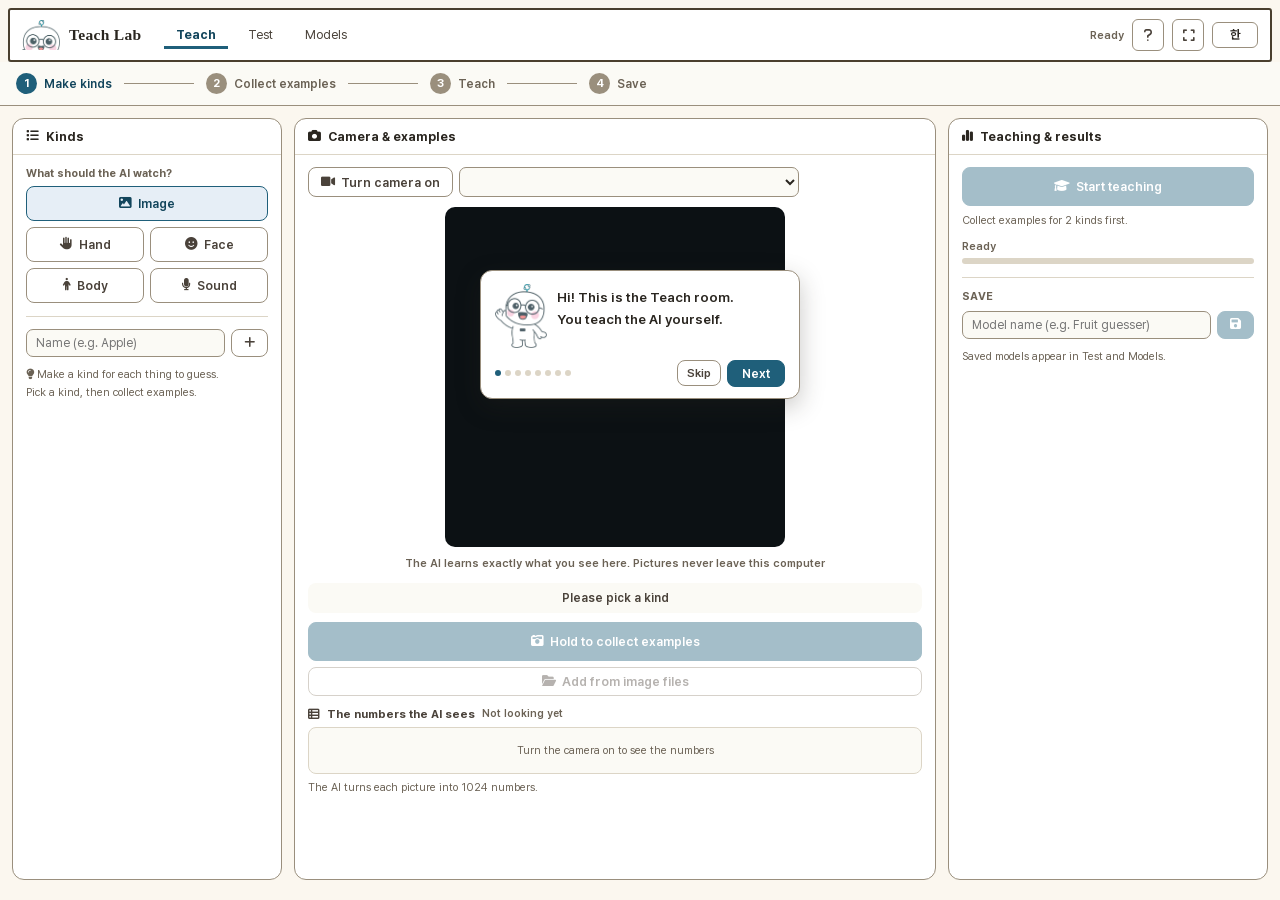
<file: index.html>
<!DOCTYPE html>
<html lang="ko">
<head>
<meta charset="utf-8">
<meta name="viewport" content="width=device-width,initial-scale=1">
<title>Teach Lab — 학습실</title>
<meta name="description" content="웹캠과 마이크로 예시를 모아 AI에게 직접 가르쳐 보세요.">
<link rel="icon" type="image/png" href="assets/img/favicon.png">
<link rel="manifest" href="manifest.webmanifest">
<meta name="theme-color" content="#FBF7EF">
<link rel="stylesheet" href="assets/fonts/pretendard.css?v=2">
<link rel="stylesheet" href="css/all.min.css?v=2">
<link rel="stylesheet" href="css/themaker-ui.css?v=2">
<link rel="stylesheet" href="css/app.css?v=2">
</head>
<body>

<header data-tab="index.html"></header>

<div class="steps">
  <div class="stp on" id="s1"><span class="cir">1</span>종류 만들기</div>
  <div class="stpline"></div>
  <div class="stp" id="s2"><span class="cir">2</span>예시 모으기</div>
  <div class="stpline"></div>
  <div class="stp" id="s3"><span class="cir">3</span>배우기</div>
  <div class="stpline"></div>
  <div class="stp" id="s4"><span class="cir">4</span>저장하기</div>
</div>

<div class="mk-main">

  <div class="pan pan-side" id="panL">
    <div class="ph"><i class="fa-solid fa-list"></i>종류</div>
    <div class="pb">
      <div class="pb-label">무엇을 보고 배울까요?</div>
      <div class="srcpick" id="srcPick"></div>
      <div id="variantRow" style="display:none"></div>

      <div class="sec2">
        <div class="row">
          <input class="inp" id="clsName" type="text" placeholder="이름 (예: 사과)" maxlength="20">
          <button class="db" id="clsAdd" title="종류 더하기"><i class="fa-solid fa-plus"></i></button>
        </div>
        <div id="clsList"></div>
        <div class="hint" id="clsHint">
          <i class="fa-solid fa-lightbulb"></i> 맞히고 싶은 것마다 종류를 만들어요.<br>
          종류를 누른 뒤 예시를 모아요.
        </div>
      </div>
    </div>
  </div>

  <div class="pan pan-wide" id="panC">
    <div class="ph"><i class="fa-solid fa-camera"></i><span id="panCTitle">카메라 &amp; 예시</span></div>
    <div class="pb">
      <div class="row" style="margin-bottom:10px">
        <button class="db" id="camBtn" style="flex-shrink:0"><i class="fa-solid fa-video"></i> 카메라 켜기</button>
        <select class="inp" id="camSel" style="cursor:pointer"></select>
      </div>

      <div id="camBox" class="m-image">
        <video id="camVid" playsinline muted></video>
        <canvas id="camCv" width="224" height="224"></canvas>
        <canvas id="ovCv"></canvas>
        <canvas id="micCv"></canvas>
        <div id="camOff"><i class="fa-solid fa-video-slash fa-2x"></i><span>카메라가 꺼져 있어요</span></div>
      </div>
      <div class="privnote" id="privNote">여기 보이는 그대로 AI가 배워요. 사진은 이 컴퓨터 밖으로 나가지 않아요</div>

      <div class="selinfo" id="selInfo">종류를 골라 주세요</div>
      <button class="db go" id="capBtn" disabled><i class="fa-solid fa-camera-retro"></i> 꾹 눌러서 예시 모으기</button>
      <button class="db" id="addFiles" disabled><i class="fa-solid fa-folder-open"></i> 사진 파일에서 더하기</button>
      <input type="file" id="fileInput" accept="image/*" multiple>

      <div id="seeWrap">
        <div id="seeHead"><i class="fa-solid fa-table-list"></i>AI가 보는 숫자
          <span class="st-badge" id="seeState">아직 안 봐요</span></div>
        <div id="seeBox">
          <div id="seeEmpty">카메라를 켜면 숫자가 나와요</div>
          <table id="seeTable" style="display:none"></table>
          <div id="seeFlat" style="display:none"></div>
        </div>
        <div class="hint" id="seeHint" style="margin-top:5px">AI는 사진을 1024개의 숫자로 바꿔서 봐요.</div>
      </div>
    </div>
  </div>

  <div class="pan pan-out" id="panR">
    <div class="ph"><i class="fa-solid fa-chart-simple"></i>배우기 &amp; 결과</div>
    <div class="pb">
      <button class="db go" id="trainBtn" disabled style="width:100%;justify-content:center;padding:11px">
        <i class="fa-solid fa-graduation-cap"></i> 배우기 시작
      </button>
      <div class="hint" style="margin-top:6px;margin-bottom:10px">종류 2개에 예시를 모은 뒤에 눌러요.</div>

      <div class="prg">
        <div class="lb"><span id="prgLabel">준비 중</span><span id="prgPct"></span></div>
        <div class="track"><div class="fill" id="prgFill"></div></div>
      </div>

      <div id="chartBox" style="display:none">
        <canvas id="chart"></canvas>
        <div class="chart-legend">
          <span><i class="lg-acc"></i>맞힌 비율</span>
          <span><i class="lg-warn"></i>오차</span>
        </div>
      </div>

      <div class="sec2" id="resultSec" style="display:none">
        <div class="st">결과</div>
        <div><span class="accbig" id="accBig">0%</span><small id="accWord"></small></div>
        <div id="cmWrap"></div>
        <div class="cm-note">헷갈린 표 — 왼쪽이 진짜, 위쪽이 AI의 답이에요.<br>숫자가 대각선에 모이면 잘 배운 거예요.</div>
      </div>

      <div class="sec2">
        <div class="st">저장하기</div>
        <div class="row">
          <input class="inp" id="mdlName" type="text" placeholder="모델 이름 (예: 과일 맞히기)" maxlength="30">
          <button class="db go" id="mdlSave" disabled title="저장"><i class="fa-solid fa-floppy-disk"></i></button>
        </div>
        <div class="hint">저장한 모델은 시험실·보관함에서 볼 수 있어요.</div>
      </div>
    </div>
  </div>

</div>

<div id="toast"></div>

<script src="lib/nav.js?v=2"></script>
<script src="lib/i18n.js?v=2"></script>
<script src="lib/tour.js?v=2"></script>
<script src="vendor/tfjs/tf.min.js"></script>
<script type="module" src="lib/learn.js?v=2"></script>
</body>
</html>
</file>
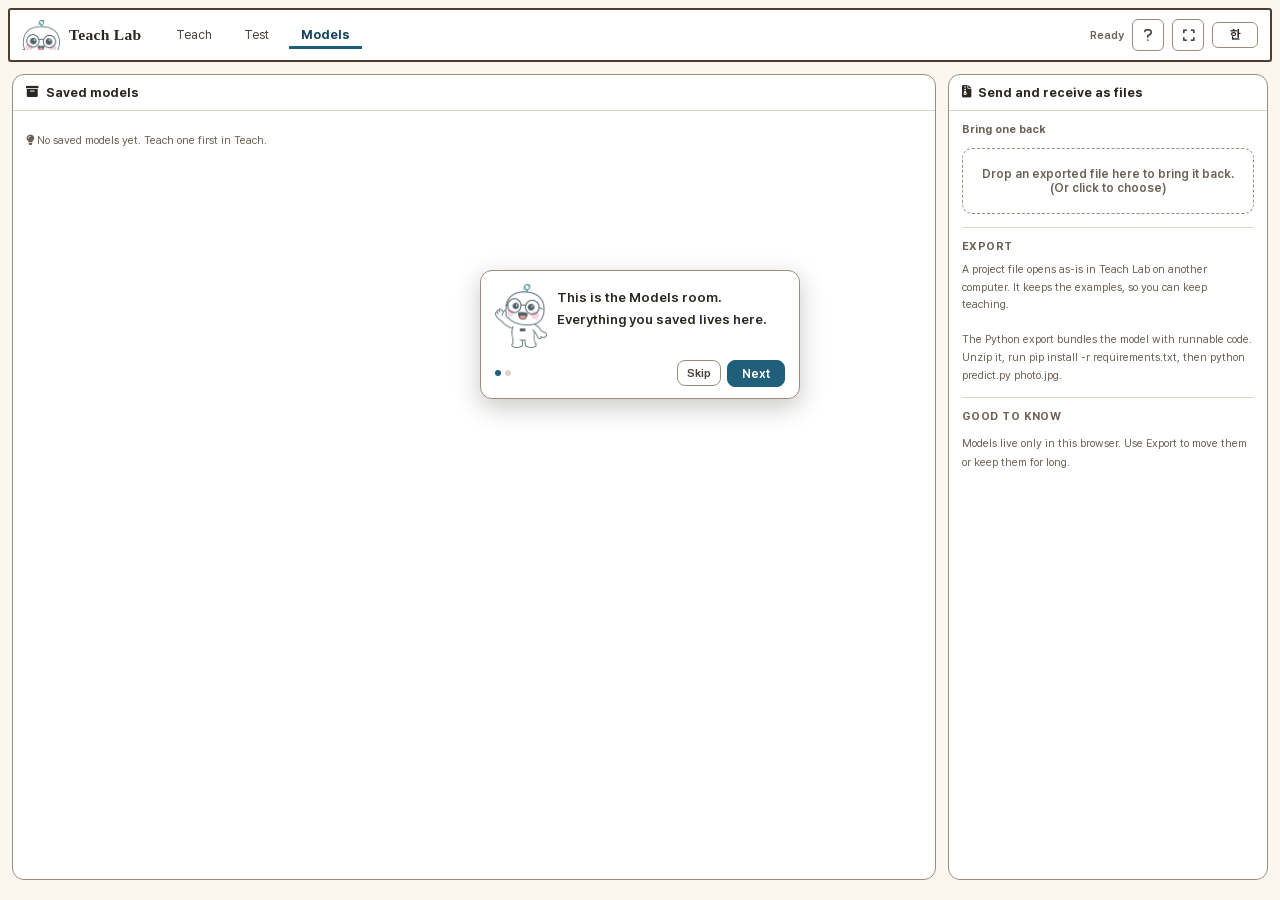
<file: storage.html>
<!DOCTYPE html>
<html lang="ko">
<head>
<meta charset="utf-8">
<meta name="viewport" content="width=device-width,initial-scale=1">
<title>Teach Lab — 보관함</title>
<meta name="description" content="가르친 모델을 보관하고, 파일 하나로 내보내거나 다시 불러옵니다.">
<link rel="icon" type="image/png" href="assets/img/favicon.png">
<link rel="manifest" href="manifest.webmanifest">
<meta name="theme-color" content="#FBF7EF">
<link rel="stylesheet" href="assets/fonts/pretendard.css?v=2">
<link rel="stylesheet" href="css/all.min.css?v=2">
<link rel="stylesheet" href="css/themaker-ui.css?v=2">
<link rel="stylesheet" href="css/app.css?v=2">
</head>
<body>

<header data-tab="storage.html"></header>

<div class="mk-main">

  <div class="pan pan-wide" id="panC">
    <div class="ph"><i class="fa-solid fa-box-archive"></i>저장한 모델</div>
    <div class="pb">
      <table class="mk-table" id="stTable"></table>
      <div class="hint" id="stEmpty" style="display:none">
        <i class="fa-solid fa-lightbulb"></i> 아직 저장한 모델이 없어요. 학습실에서 먼저 가르쳐 주세요.
      </div>
    </div>
  </div>

  <div class="pan pan-out" id="panR">
    <div class="ph"><i class="fa-solid fa-file-zipper"></i>파일로 주고받기</div>
    <div class="pb">
      <div class="pb-label">다시 불러오기</div>
      <div class="dropzone" id="dropzone">
        내보낸 파일을 여기에 놓으면 다시 들어와요.<br>(눌러서 고르기)
      </div>
      <input type="file" id="zipInput" accept=".zip">

      <div class="sec2">
        <div class="st">내보내기</div>
        <div class="hint" style="margin-top:0">
          프로젝트 파일은 다른 컴퓨터의 Teach Lab 에서 그대로 열려요. 예시까지 들어 있어 이어서 배울 수 있어요.<br><br>
          파이썬은 모델과 실행 코드를 같이 받아요. 압축을 풀고 pip install -r requirements.txt 한 뒤 python predict.py 사진.jpg 로 바로 돌아가요.
        </div>
      </div>

      <div class="sec2">
        <div class="st">알아 두기</div>
        <div class="stnote">
          모델은 이 컴퓨터의 브라우저 안에만 저장돼요. 다른 곳으로 옮기거나 오래 보관할 때는 꼭 내보내기를 쓰세요.
        </div>
      </div>
    </div>
  </div>

</div>

<div id="toast"></div>

<script src="lib/nav.js?v=2"></script>
<script src="lib/i18n.js?v=2"></script>
<script src="lib/tour.js?v=2"></script>
<script src="lib/jszip.min.js"></script>
<script type="module" src="lib/storage_page.js?v=2"></script>
</body>
</html>
</file>
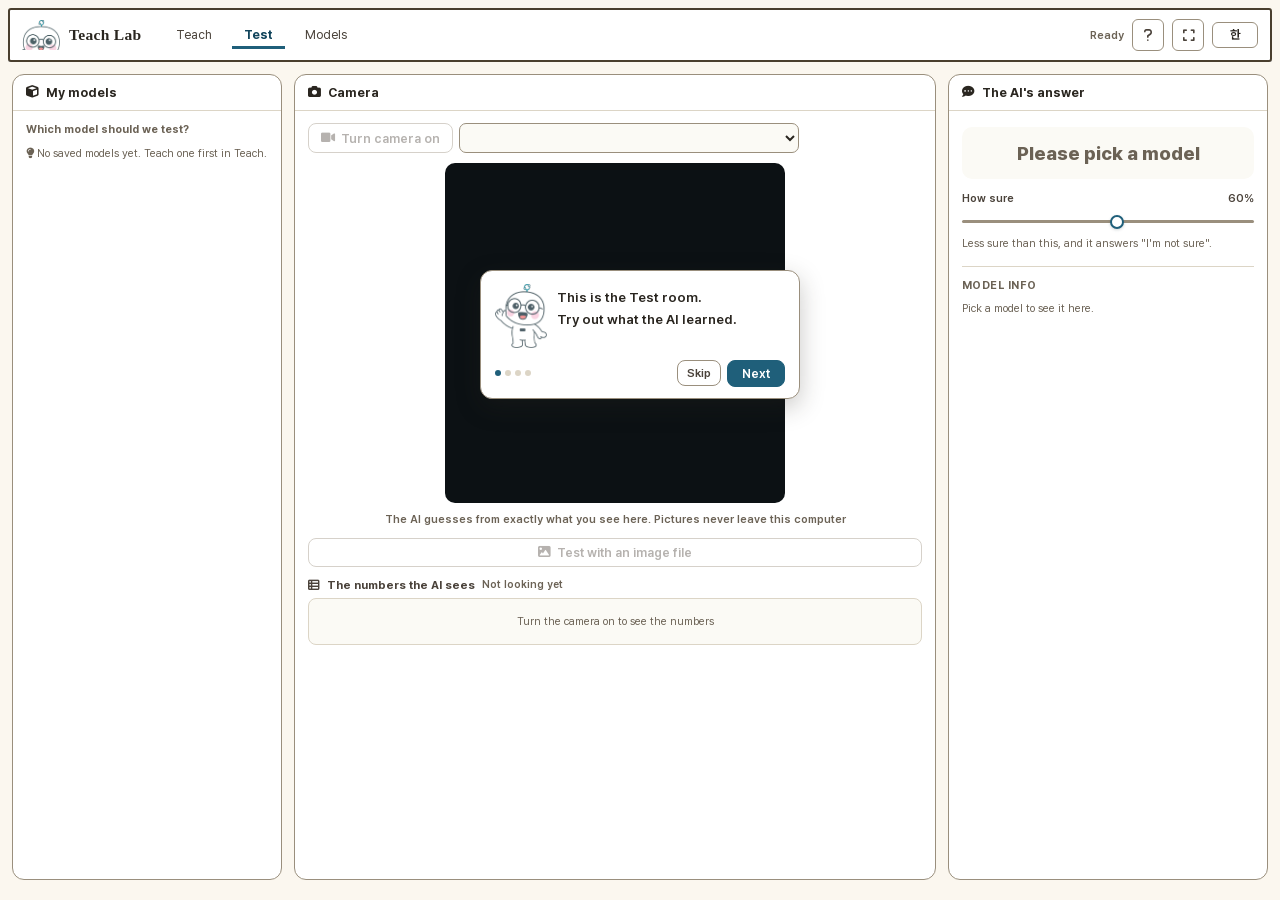
<file: test.html>
<!DOCTYPE html>
<html lang="ko">
<head>
<meta charset="utf-8">
<meta name="viewport" content="width=device-width,initial-scale=1">
<title>Teach Lab — 시험실</title>
<meta name="description" content="가르친 AI가 잘 맞히는지 웹캠·마이크로 바로 시험해 보세요.">
<link rel="icon" type="image/png" href="assets/img/favicon.png">
<link rel="manifest" href="manifest.webmanifest">
<meta name="theme-color" content="#FBF7EF">
<link rel="stylesheet" href="assets/fonts/pretendard.css?v=2">
<link rel="stylesheet" href="css/all.min.css?v=2">
<link rel="stylesheet" href="css/themaker-ui.css?v=2">
<link rel="stylesheet" href="css/app.css?v=2">
</head>
<body>

<header data-tab="test.html"></header>

<div class="mk-main">

  <div class="pan pan-side" id="panL">
    <div class="ph"><i class="fa-solid fa-cube"></i>내 모델</div>
    <div class="pb">
      <div class="pb-label">어떤 모델로 시험할까요?</div>
      <div id="mdlList"></div>
      <div class="hint" id="mdlHint">
        <i class="fa-solid fa-lightbulb"></i> 아직 저장한 모델이 없어요. 학습실에서 먼저 가르쳐 주세요.
      </div>
    </div>
  </div>

  <div class="pan pan-wide" id="panC">
    <div class="ph"><i class="fa-solid fa-camera"></i><span id="panCTitle">카메라</span></div>
    <div class="pb">
      <div class="row" style="margin-bottom:10px">
        <button class="db" id="camBtn" disabled style="flex-shrink:0"><i class="fa-solid fa-video"></i> 카메라 켜기</button>
        <select class="inp" id="camSel" style="cursor:pointer"></select>
      </div>

      <div id="camBox" class="m-image">
        <video id="camVid" playsinline muted></video>
        <canvas id="camCv" width="224" height="224"></canvas>
        <canvas id="ovCv"></canvas>
        <canvas id="micCv"></canvas>
        <div id="camOff"><i class="fa-solid fa-video-slash fa-2x"></i><span>카메라가 꺼져 있어요</span></div>
      </div>
      <div class="privnote" id="privNote">여기 보이는 그대로 AI가 맞혀요. 사진은 이 컴퓨터 밖으로 나가지 않아요</div>

      <button class="db" id="addFiles" disabled style="width:100%;margin-top:9px;justify-content:center">
        <i class="fa-solid fa-image"></i> 사진 파일로 시험하기
      </button>
      <input type="file" id="fileInput" accept="image/*">

      <div id="seeWrap">
        <div id="seeHead"><i class="fa-solid fa-table-list"></i>AI가 보는 숫자
          <span class="st-badge" id="seeState">아직 안 봐요</span></div>
        <div id="seeBox">
          <div id="seeEmpty">카메라를 켜면 숫자가 나와요</div>
          <table id="seeTable" style="display:none"></table>
          <div id="seeFlat" style="display:none"></div>
        </div>
      </div>
    </div>
  </div>

  <div class="pan pan-out" id="panR">
    <div class="ph"><i class="fa-solid fa-comment-dots"></i>AI의 답</div>
    <div class="pb">
      <div class="answer idk" id="answer">모델을 골라 주세요</div>
      <div id="exBars"></div>

      <div class="thr">
        <div class="lb"><span>확신 정도</span><span class="num" id="thrVal">60%</span></div>
        <input type="range" id="thrRange" min="20" max="95" step="5" value="60">
        <div class="hint">이보다 덜 확실하면 모르겠어요 라고 답해요.</div>
      </div>

      <div class="sec2">
        <div class="st">모델 정보</div>
        <div id="mdlInfo" class="hint" style="margin-top:0">모델을 고르면 여기에 나와요.</div>
      </div>
    </div>
  </div>

</div>

<div id="toast"></div>

<script src="lib/nav.js?v=2"></script>
<script src="lib/i18n.js?v=2"></script>
<script src="lib/tour.js?v=2"></script>
<script type="module" src="lib/exam.js?v=2"></script>
</body>
</html>
</file>
<file: assets/fonts/pretendard.css>
/*
Copyright (c) 2021 Kil Hyung-jin, with Reserved Font Name Pretendard.
https://github.com/orioncactus/pretendard

This Font Software is licensed under the SIL Open Font License, Version 1.1.
This license is copied below, and is also available with a FAQ at:
http://scripts.sil.org/OFL
*/
/* [0] */
@font-face {
	font-family: 'Pretendard Variable';
	font-style: normal;
	font-display: swap;
	font-weight: 45 920;
	src: url(./woff2-dynamic-subset/PretendardVariable.subset.0.woff2) format('woff2-variations');
	unicode-range: U+f9ca-fa0b, U+ff03-ff05, U+ff07, U+ff0a-ff0b, U+ff0d-ff19, U+ff1b, U+ff1d, U+ff20-ff5b, U+ff5d, U+ffe0-ffe3, U+ffe5-ffe6;
}

/* [1] */
@font-face {
	font-family: 'Pretendard Variable';
	font-style: normal;
	font-display: swap;
	font-weight: 45 920;
	src: url(./woff2-dynamic-subset/PretendardVariable.subset.1.woff2) format('woff2-variations');
	unicode-range: U+d723-d728, U+d72a-d733, U+d735-d748, U+d74a-d74f, U+d752-d753, U+d755-d757, U+d75a-d75f, U+d762-d764, U+d766-d768, U+d76a-d76b, U+d76d-d76f, U+d771-d787, U+d789-d78b, U+d78d-d78f, U+d791-d797, U+d79a, U+d79c, U+d79e-d7a3, U+f900-f909, U+f90b-f92e;
}

/* [2] */
@font-face {
	font-family: 'Pretendard Variable';
	font-style: normal;
	font-display: swap;
	font-weight: 45 920;
	src: url(./woff2-dynamic-subset/PretendardVariable.subset.2.woff2) format('woff2-variations');
	unicode-range: U+d679-d68b, U+d68e-d69e, U+d6a0, U+d6a2-d6a7, U+d6a9-d6c3, U+d6c6-d6c7, U+d6c9-d6cb, U+d6cd-d6d3, U+d6d5-d6d6, U+d6d8-d6e3, U+d6e5-d6e7, U+d6e9-d6fb, U+d6fd-d717, U+d719-d71f, U+d721-d722;
}

/* [3] */
@font-face {
	font-family: 'Pretendard Variable';
	font-style: normal;
	font-display: swap;
	font-weight: 45 920;
	src: url(./woff2-dynamic-subset/PretendardVariable.subset.3.woff2) format('woff2-variations');
	unicode-range: U+d5bc-d5c7, U+d5ca-d5cb, U+d5cd-d5cf, U+d5d1-d5d7, U+d5d9-d5da, U+d5dc, U+d5de-d5e3, U+d5e6-d5e7, U+d5e9-d5eb, U+d5ed-d5f6, U+d5f8, U+d5fa-d5ff, U+d602-d603, U+d605-d607, U+d609-d60f, U+d612-d613, U+d616-d61b, U+d61d-d637, U+d63a-d63b, U+d63d-d63f, U+d641-d647, U+d64a-d64c, U+d64e-d653, U+d656-d657, U+d659-d65b, U+d65d-d666, U+d668, U+d66a-d678;
}

/* [4] */
@font-face {
	font-family: 'Pretendard Variable';
	font-style: normal;
	font-display: swap;
	font-weight: 45 920;
	src: url(./woff2-dynamic-subset/PretendardVariable.subset.4.woff2) format('woff2-variations');
	unicode-range: U+d507, U+d509-d50b, U+d50d-d513, U+d515-d53b, U+d53e-d53f, U+d541-d543, U+d545-d54c, U+d54e, U+d550, U+d552-d557, U+d55a-d55b, U+d55d-d55f, U+d561-d564, U+d566-d567, U+d56a, U+d56c, U+d56e-d573, U+d576-d577, U+d579-d583, U+d585-d586, U+d58a-d5a4, U+d5a6-d5bb;
}

/* [5] */
@font-face {
	font-family: 'Pretendard Variable';
	font-style: normal;
	font-display: swap;
	font-weight: 45 920;
	src: url(./woff2-dynamic-subset/PretendardVariable.subset.5.woff2) format('woff2-variations');
	unicode-range: U+d464-d477, U+d47a-d47b, U+d47d-d47f, U+d481-d487, U+d489-d48a, U+d48c, U+d48e-d4e7, U+d4e9-d503, U+d505-d506;
}

/* [6] */
@font-face {
	font-family: 'Pretendard Variable';
	font-style: normal;
	font-display: swap;
	font-weight: 45 920;
	src: url(./woff2-dynamic-subset/PretendardVariable.subset.6.woff2) format('woff2-variations');
	unicode-range: U+d3bf-d3c7, U+d3ca-d3cf, U+d3d1-d3eb, U+d3ee-d3ef, U+d3f1-d3f3, U+d3f5-d3fb, U+d3fd-d400, U+d402-d45b, U+d45d-d463;
}

/* [7] */
@font-face {
	font-family: 'Pretendard Variable';
	font-style: normal;
	font-display: swap;
	font-weight: 45 920;
	src: url(./woff2-dynamic-subset/PretendardVariable.subset.7.woff2) format('woff2-variations');
	unicode-range: U+d2ff, U+d302-d304, U+d306-d30b, U+d30f, U+d311-d313, U+d315-d31b, U+d31e, U+d322-d324, U+d326-d327, U+d32a-d32b, U+d32d-d32f, U+d331-d337, U+d339-d33c, U+d33e-d37b, U+d37e-d37f, U+d381-d383, U+d385-d38b, U+d38e-d390, U+d392-d397, U+d39a-d39b, U+d39d-d39f, U+d3a1-d3a7, U+d3a9-d3aa, U+d3ac, U+d3ae-d3b3, U+d3b5-d3b7, U+d3b9-d3bb, U+d3bd-d3be;
}

/* [8] */
@font-face {
	font-family: 'Pretendard Variable';
	font-style: normal;
	font-display: swap;
	font-weight: 45 920;
	src: url(./woff2-dynamic-subset/PretendardVariable.subset.8.woff2) format('woff2-variations');
	unicode-range: U+d257-d27f, U+d281-d29b, U+d29d-d29f, U+d2a1-d2ab, U+d2ad-d2b7, U+d2ba-d2bb, U+d2bd-d2bf, U+d2c1-d2c7, U+d2c9-d2ef, U+d2f2-d2f3, U+d2f5-d2f7, U+d2f9-d2fe;
}

/* [9] */
@font-face {
	font-family: 'Pretendard Variable';
	font-style: normal;
	font-display: swap;
	font-weight: 45 920;
	src: url(./woff2-dynamic-subset/PretendardVariable.subset.9.woff2) format('woff2-variations');
	unicode-range: U+d1b4, U+d1b6-d1f3, U+d1f5-d22b, U+d22e-d22f, U+d231-d233, U+d235-d23b, U+d23d-d240, U+d242-d256;
}

/* [10] */
@font-face {
	font-family: 'Pretendard Variable';
	font-style: normal;
	font-display: swap;
	font-weight: 45 920;
	src: url(./woff2-dynamic-subset/PretendardVariable.subset.10.woff2) format('woff2-variations');
	unicode-range: U+d105-d12f, U+d132-d133, U+d135-d137, U+d139-d13f, U+d141-d142, U+d144, U+d146-d14b, U+d14e-d14f, U+d151-d153, U+d155-d15b, U+d15e-d187, U+d189-d19f, U+d1a2-d1a3, U+d1a5-d1a7, U+d1a9-d1af, U+d1b2-d1b3;
}

/* [11] */
@font-face {
	font-family: 'Pretendard Variable';
	font-style: normal;
	font-display: swap;
	font-weight: 45 920;
	src: url(./woff2-dynamic-subset/PretendardVariable.subset.11.woff2) format('woff2-variations');
	unicode-range: U+d04b-d04f, U+d051-d057, U+d059-d06b, U+d06d-d06f, U+d071-d073, U+d075-d07b, U+d07e-d0a3, U+d0a6-d0a7, U+d0a9-d0ab, U+d0ad-d0b3, U+d0b6, U+d0b8, U+d0ba-d0bf, U+d0c2-d0c3, U+d0c5-d0c7, U+d0c9-d0cf, U+d0d2, U+d0d6-d0db, U+d0de-d0df, U+d0e1-d0e3, U+d0e5-d0eb, U+d0ee-d0f0, U+d0f2-d104;
}

/* [12] */
@font-face {
	font-family: 'Pretendard Variable';
	font-style: normal;
	font-display: swap;
	font-weight: 45 920;
	src: url(./woff2-dynamic-subset/PretendardVariable.subset.12.woff2) format('woff2-variations');
	unicode-range: U+cfa2-cfc3, U+cfc5-cfdf, U+cfe2-cfe3, U+cfe5-cfe7, U+cfe9-cff4, U+cff6-cffb, U+cffd-cfff, U+d001-d003, U+d005-d017, U+d019-d033, U+d036-d037, U+d039-d03b, U+d03d-d04a;
}

/* [13] */
@font-face {
	font-family: 'Pretendard Variable';
	font-style: normal;
	font-display: swap;
	font-weight: 45 920;
	src: url(./woff2-dynamic-subset/PretendardVariable.subset.13.woff2) format('woff2-variations');
	unicode-range: U+cef0-cef3, U+cef6, U+cef9-ceff, U+cf01-cf03, U+cf05-cf07, U+cf09-cf0f, U+cf11-cf12, U+cf14-cf1b, U+cf1d-cf1f, U+cf21-cf2f, U+cf31-cf53, U+cf56-cf57, U+cf59-cf5b, U+cf5d-cf63, U+cf66, U+cf68, U+cf6a-cf6f, U+cf71-cf84, U+cf86-cf8b, U+cf8d-cfa1;
}

/* [14] */
@font-face {
	font-family: 'Pretendard Variable';
	font-style: normal;
	font-display: swap;
	font-weight: 45 920;
	src: url(./woff2-dynamic-subset/PretendardVariable.subset.14.woff2) format('woff2-variations');
	unicode-range: U+ce3c-ce57, U+ce5a-ce5b, U+ce5d-ce5f, U+ce61-ce67, U+ce6a, U+ce6c, U+ce6e-ce73, U+ce76-ce77, U+ce79-ce7b, U+ce7d-ce83, U+ce85-ce88, U+ce8a-ce8f, U+ce91-ce93, U+ce95-ce97, U+ce99-ce9f, U+cea2, U+cea4-ceab, U+cead-cee3, U+cee6-cee7, U+cee9-ceeb, U+ceed-ceef;
}

/* [15] */
@font-face {
	font-family: 'Pretendard Variable';
	font-style: normal;
	font-display: swap;
	font-weight: 45 920;
	src: url(./woff2-dynamic-subset/PretendardVariable.subset.15.woff2) format('woff2-variations');
	unicode-range: U+cd92-cd93, U+cd96-cd97, U+cd99-cd9b, U+cd9d-cda3, U+cda6-cda8, U+cdaa-cdaf, U+cdb1-cdc3, U+cdc5-cdcb, U+cdcd-cde7, U+cde9-ce03, U+ce05-ce1f, U+ce22-ce34, U+ce36-ce3b;
}

/* [16] */
@font-face {
	font-family: 'Pretendard Variable';
	font-style: normal;
	font-display: swap;
	font-weight: 45 920;
	src: url(./woff2-dynamic-subset/PretendardVariable.subset.16.woff2) format('woff2-variations');
	unicode-range: U+ccef-cd07, U+cd0a-cd0b, U+cd0d-cd1a, U+cd1c, U+cd1e-cd2b, U+cd2d-cd5b, U+cd5d-cd77, U+cd79-cd91;
}

/* [17] */
@font-face {
	font-family: 'Pretendard Variable';
	font-style: normal;
	font-display: swap;
	font-weight: 45 920;
	src: url(./woff2-dynamic-subset/PretendardVariable.subset.17.woff2) format('woff2-variations');
	unicode-range: U+cc3f-cc43, U+cc46-cc47, U+cc49-cc4b, U+cc4d-cc53, U+cc55-cc58, U+cc5a-cc5f, U+cc61-cc97, U+cc9a-cc9b, U+cc9d-cc9f, U+cca1-cca7, U+ccaa, U+ccac, U+ccae-ccb3, U+ccb6-ccb7, U+ccb9-ccbb, U+ccbd-cccf, U+ccd1-cce3, U+cce5-ccee;
}

/* [18] */
@font-face {
	font-family: 'Pretendard Variable';
	font-style: normal;
	font-display: swap;
	font-weight: 45 920;
	src: url(./woff2-dynamic-subset/PretendardVariable.subset.18.woff2) format('woff2-variations');
	unicode-range: U+cb91-cbd3, U+cbd5-cbe3, U+cbe5-cc0b, U+cc0e-cc0f, U+cc11-cc13, U+cc15-cc1b, U+cc1d-cc20, U+cc23-cc27, U+cc2a-cc2b, U+cc2d, U+cc2f, U+cc31-cc37, U+cc3a, U+cc3c;
}

/* [19] */
@font-face {
	font-family: 'Pretendard Variable';
	font-style: normal;
	font-display: swap;
	font-weight: 45 920;
	src: url(./woff2-dynamic-subset/PretendardVariable.subset.19.woff2) format('woff2-variations');
	unicode-range: U+caf4-cb47, U+cb4a-cb90;
}

/* [20] */
@font-face {
	font-family: 'Pretendard Variable';
	font-style: normal;
	font-display: swap;
	font-weight: 45 920;
	src: url(./woff2-dynamic-subset/PretendardVariable.subset.20.woff2) format('woff2-variations');
	unicode-range: U+ca4a-ca4b, U+ca4e-ca4f, U+ca51-ca53, U+ca55-ca5b, U+ca5d-ca60, U+ca62-ca83, U+ca85-cabb, U+cabe-cabf, U+cac1-cac3, U+cac5-cacb, U+cacd-cad0, U+cad2, U+cad4-cad8, U+cada-caf3;
}

/* [21] */
@font-face {
	font-family: 'Pretendard Variable';
	font-style: normal;
	font-display: swap;
	font-weight: 45 920;
	src: url(./woff2-dynamic-subset/PretendardVariable.subset.21.woff2) format('woff2-variations');
	unicode-range: U+c996-c997, U+c99a-c99c, U+c99e-c9bf, U+c9c2-c9c3, U+c9c5-c9c7, U+c9c9-c9cf, U+c9d2, U+c9d4, U+c9d7-c9d8, U+c9db, U+c9de-c9df, U+c9e1-c9e3, U+c9e5-c9e6, U+c9e8-c9eb, U+c9ee-c9f0, U+c9f2-c9f7, U+c9f9-ca0b, U+ca0d-ca28, U+ca2a-ca49;
}

/* [22] */
@font-face {
	font-family: 'Pretendard Variable';
	font-style: normal;
	font-display: swap;
	font-weight: 45 920;
	src: url(./woff2-dynamic-subset/PretendardVariable.subset.22.woff2) format('woff2-variations');
	unicode-range: U+c8e9-c8f4, U+c8f6-c8fb, U+c8fe-c8ff, U+c901-c903, U+c905-c90b, U+c90e-c910, U+c912-c917, U+c919-c92b, U+c92d-c94f, U+c951-c953, U+c955-c96b, U+c96d-c973, U+c975-c987, U+c98a-c98b, U+c98d-c98f, U+c991-c995;
}

/* [23] */
@font-face {
	font-family: 'Pretendard Variable';
	font-style: normal;
	font-display: swap;
	font-weight: 45 920;
	src: url(./woff2-dynamic-subset/PretendardVariable.subset.23.woff2) format('woff2-variations');
	unicode-range: U+c841-c84b, U+c84d-c86f, U+c872-c873, U+c875-c877, U+c879-c87f, U+c882-c884, U+c887-c88a, U+c88d-c8c3, U+c8c5-c8df, U+c8e1-c8e8;
}

/* [24] */
@font-face {
	font-family: 'Pretendard Variable';
	font-style: normal;
	font-display: swap;
	font-weight: 45 920;
	src: url(./woff2-dynamic-subset/PretendardVariable.subset.24.woff2) format('woff2-variations');
	unicode-range: U+c779-c77b, U+c77e-c782, U+c786, U+c78b, U+c78d, U+c78f, U+c792-c793, U+c795, U+c797, U+c799-c79f, U+c7a2, U+c7a7-c7ab, U+c7ae-c7bb, U+c7bd-c7c0, U+c7c2-c7c7, U+c7c9-c7dc, U+c7de-c7ff, U+c802-c803, U+c805-c807, U+c809, U+c80b-c80f, U+c812, U+c814, U+c817-c81b, U+c81e-c81f, U+c821-c823, U+c825-c82e, U+c830-c837, U+c839-c83b, U+c83d-c840;
}

/* [25] */
@font-face {
	font-family: 'Pretendard Variable';
	font-style: normal;
	font-display: swap;
	font-weight: 45 920;
	src: url(./woff2-dynamic-subset/PretendardVariable.subset.25.woff2) format('woff2-variations');
	unicode-range: U+c6bb-c6bf, U+c6c2, U+c6c4, U+c6c6-c6cb, U+c6ce-c6cf, U+c6d1-c6d3, U+c6d5-c6db, U+c6dd-c6df, U+c6e1-c6e7, U+c6e9-c6eb, U+c6ed-c6ef, U+c6f1-c6f8, U+c6fa-c703, U+c705-c707, U+c709-c70b, U+c70d-c716, U+c718, U+c71a-c71f, U+c722-c723, U+c725-c727, U+c729-c734, U+c736-c73b, U+c73e-c73f, U+c741-c743, U+c745-c74b, U+c74e-c750, U+c752-c757, U+c759-c773, U+c776-c777;
}

/* [26] */
@font-face {
	font-family: 'Pretendard Variable';
	font-style: normal;
	font-display: swap;
	font-weight: 45 920;
	src: url(./woff2-dynamic-subset/PretendardVariable.subset.26.woff2) format('woff2-variations');
	unicode-range: U+c5f5-c5fb, U+c5fe, U+c602-c605, U+c607, U+c609-c60f, U+c611-c61a, U+c61c-c623, U+c626-c627, U+c629-c62b, U+c62d, U+c62f-c632, U+c636, U+c638, U+c63a-c63f, U+c642-c643, U+c645-c647, U+c649-c652, U+c656-c65b, U+c65d-c65f, U+c661-c663, U+c665-c677, U+c679-c67b, U+c67d-c693, U+c696-c697, U+c699-c69b, U+c69d-c6a3, U+c6a6, U+c6a8, U+c6aa-c6af, U+c6b2-c6b3, U+c6b5-c6b7, U+c6b9-c6ba;
}

/* [27] */
@font-face {
	font-family: 'Pretendard Variable';
	font-style: normal;
	font-display: swap;
	font-weight: 45 920;
	src: url(./woff2-dynamic-subset/PretendardVariable.subset.27.woff2) format('woff2-variations');
	unicode-range: U+c517-c527, U+c52a-c52b, U+c52d-c52f, U+c531-c538, U+c53a, U+c53c, U+c53e-c543, U+c546-c547, U+c54b, U+c54d-c552, U+c556, U+c55a-c55b, U+c55d, U+c55f, U+c562-c563, U+c565-c567, U+c569-c56f, U+c572, U+c574, U+c576-c57b, U+c57e-c57f, U+c581-c583, U+c585-c586, U+c588-c58b, U+c58e, U+c590, U+c592-c596, U+c599-c5b3, U+c5b6-c5b7, U+c5ba, U+c5be-c5c3, U+c5ca-c5cb, U+c5cd, U+c5cf, U+c5d2-c5d3, U+c5d5-c5d7, U+c5d9-c5df, U+c5e1-c5e2, U+c5e4, U+c5e6-c5eb, U+c5ef, U+c5f1-c5f3;
}

/* [28] */
@font-face {
	font-family: 'Pretendard Variable';
	font-style: normal;
	font-display: swap;
	font-weight: 45 920;
	src: url(./woff2-dynamic-subset/PretendardVariable.subset.28.woff2) format('woff2-variations');
	unicode-range: U+c475-c4ef, U+c4f2-c4f3, U+c4f5-c4f7, U+c4f9-c4ff, U+c502-c50b, U+c50d-c516;
}

/* [29] */
@font-face {
	font-family: 'Pretendard Variable';
	font-style: normal;
	font-display: swap;
	font-weight: 45 920;
	src: url(./woff2-dynamic-subset/PretendardVariable.subset.29.woff2) format('woff2-variations');
	unicode-range: U+c3d0-c3d7, U+c3da-c3db, U+c3dd-c3de, U+c3e1-c3ec, U+c3ee-c3f3, U+c3f5-c42b, U+c42d-c463, U+c466-c474;
}

/* [30] */
@font-face {
	font-family: 'Pretendard Variable';
	font-style: normal;
	font-display: swap;
	font-weight: 45 920;
	src: url(./woff2-dynamic-subset/PretendardVariable.subset.30.woff2) format('woff2-variations');
	unicode-range: U+c32b-c367, U+c36a-c36b, U+c36d-c36f, U+c371-c377, U+c37a-c37b, U+c37e-c383, U+c385-c387, U+c389-c3cf;
}

/* [31] */
@font-face {
	font-family: 'Pretendard Variable';
	font-style: normal;
	font-display: swap;
	font-weight: 45 920;
	src: url(./woff2-dynamic-subset/PretendardVariable.subset.31.woff2) format('woff2-variations');
	unicode-range: U+c26a-c26b, U+c26d-c26f, U+c271-c273, U+c275-c27b, U+c27e-c287, U+c289-c28f, U+c291-c297, U+c299-c29a, U+c29c-c2a3, U+c2a5-c2a7, U+c2a9-c2ab, U+c2ad-c2b3, U+c2b6, U+c2b8, U+c2ba-c2bb, U+c2bd-c2db, U+c2de-c2df, U+c2e1-c2e2, U+c2e5-c2ea, U+c2ee, U+c2f0, U+c2f2-c2f5, U+c2f7, U+c2fa-c2fb, U+c2fd-c2ff, U+c301-c307, U+c309-c30c, U+c30e-c312, U+c315-c323, U+c325-c328, U+c32a;
}

/* [32] */
@font-face {
	font-family: 'Pretendard Variable';
	font-style: normal;
	font-display: swap;
	font-weight: 45 920;
	src: url(./woff2-dynamic-subset/PretendardVariable.subset.32.woff2) format('woff2-variations');
	unicode-range: U+c1bc-c1c3, U+c1c5-c1df, U+c1e1-c1fb, U+c1fd-c203, U+c205-c20c, U+c20e, U+c210-c217, U+c21a-c21b, U+c21d-c21e, U+c221-c227, U+c229-c22a, U+c22c, U+c22e, U+c230, U+c233-c24f, U+c251-c257, U+c259-c269;
}

/* [33] */
@font-face {
	font-family: 'Pretendard Variable';
	font-style: normal;
	font-display: swap;
	font-weight: 45 920;
	src: url(./woff2-dynamic-subset/PretendardVariable.subset.33.woff2) format('woff2-variations');
	unicode-range: U+c101-c11b, U+c11f, U+c121-c123, U+c125-c12b, U+c12e, U+c132-c137, U+c13a-c13b, U+c13d-c13f, U+c141-c147, U+c14a, U+c14c-c153, U+c155-c157, U+c159-c15b, U+c15d-c166, U+c169-c16f, U+c171-c177, U+c179-c18b, U+c18e-c18f, U+c191-c193, U+c195-c19b, U+c19d-c19e, U+c1a0, U+c1a2-c1a4, U+c1a6-c1bb;
}

/* [34] */
@font-face {
	font-family: 'Pretendard Variable';
	font-style: normal;
	font-display: swap;
	font-weight: 45 920;
	src: url(./woff2-dynamic-subset/PretendardVariable.subset.34.woff2) format('woff2-variations');
	unicode-range: U+c049-c057, U+c059-c05b, U+c05d-c05f, U+c061-c067, U+c069-c08f, U+c091-c0ab, U+c0ae-c0af, U+c0b1-c0b3, U+c0b5, U+c0b7-c0bb, U+c0be, U+c0c2-c0c7, U+c0ca-c0cb, U+c0cd-c0cf, U+c0d1-c0d7, U+c0d9-c0da, U+c0dc, U+c0de-c0e3, U+c0e5-c0eb, U+c0ed-c0f3, U+c0f6, U+c0f8, U+c0fa-c0ff;
}

/* [35] */
@font-face {
	font-family: 'Pretendard Variable';
	font-style: normal;
	font-display: swap;
	font-weight: 45 920;
	src: url(./woff2-dynamic-subset/PretendardVariable.subset.35.woff2) format('woff2-variations');
	unicode-range: U+bfa7-bfaf, U+bfb1-bfc4, U+bfc6-bfcb, U+bfce-bfcf, U+bfd1-bfd3, U+bfd5-bfdb, U+bfdd-c048;
}

/* [36] */
@font-face {
	font-family: 'Pretendard Variable';
	font-style: normal;
	font-display: swap;
	font-weight: 45 920;
	src: url(./woff2-dynamic-subset/PretendardVariable.subset.36.woff2) format('woff2-variations');
	unicode-range: U+bf07, U+bf09-bf3f, U+bf41-bf4f, U+bf52-bf54, U+bf56-bfa6;
}

/* [37] */
@font-face {
	font-family: 'Pretendard Variable';
	font-style: normal;
	font-display: swap;
	font-weight: 45 920;
	src: url(./woff2-dynamic-subset/PretendardVariable.subset.37.woff2) format('woff2-variations');
	unicode-range: U+be56, U+be58, U+be5c-be5f, U+be62-be63, U+be65-be67, U+be69-be74, U+be76-be7b, U+be7e-be7f, U+be81-be8e, U+be90, U+be92-bea7, U+bea9-becf, U+bed2-bed3, U+bed5-bed6, U+bed9-bee3, U+bee6-bf06;
}

/* [38] */
@font-face {
	font-family: 'Pretendard Variable';
	font-style: normal;
	font-display: swap;
	font-weight: 45 920;
	src: url(./woff2-dynamic-subset/PretendardVariable.subset.38.woff2) format('woff2-variations');
	unicode-range: U+bdb0-bdd3, U+bdd5-bdef, U+bdf1-be0b, U+be0d-be0f, U+be11-be13, U+be15-be43, U+be46-be47, U+be49-be4b, U+be4d-be53;
}

/* [39] */
@font-face {
	font-family: 'Pretendard Variable';
	font-style: normal;
	font-display: swap;
	font-weight: 45 920;
	src: url(./woff2-dynamic-subset/PretendardVariable.subset.39.woff2) format('woff2-variations');
	unicode-range: U+bd03, U+bd06, U+bd08, U+bd0a-bd0f, U+bd11-bd22, U+bd25-bd47, U+bd49-bd58, U+bd5a-bd7f, U+bd82-bd83, U+bd85-bd87, U+bd8a-bd8f, U+bd91-bd92, U+bd94, U+bd96-bd98, U+bd9a-bdaf;
}

/* [40] */
@font-face {
	font-family: 'Pretendard Variable';
	font-style: normal;
	font-display: swap;
	font-weight: 45 920;
	src: url(./woff2-dynamic-subset/PretendardVariable.subset.40.woff2) format('woff2-variations');
	unicode-range: U+bc4e-bc83, U+bc86-bc87, U+bc89-bc8b, U+bc8d-bc93, U+bc96, U+bc98, U+bc9b-bc9f, U+bca2-bca3, U+bca5-bca7, U+bca9-bcb2, U+bcb4-bcbb, U+bcbe-bcbf, U+bcc1-bcc3, U+bcc5-bccc, U+bcce-bcd0, U+bcd2-bcd4, U+bcd6-bcf3, U+bcf7, U+bcf9-bcfb, U+bcfd-bd02;
}

/* [41] */
@font-face {
	font-family: 'Pretendard Variable';
	font-style: normal;
	font-display: swap;
	font-weight: 45 920;
	src: url(./woff2-dynamic-subset/PretendardVariable.subset.41.woff2) format('woff2-variations');
	unicode-range: U+bb90-bba3, U+bba5-bbab, U+bbad-bbbf, U+bbc1-bbf7, U+bbfa-bbfb, U+bbfd-bbfe, U+bc01-bc07, U+bc09-bc0a, U+bc0e, U+bc10, U+bc12-bc13, U+bc17, U+bc19-bc1a, U+bc1e, U+bc20-bc23, U+bc26, U+bc28, U+bc2a-bc2c, U+bc2e-bc2f, U+bc32-bc33, U+bc35-bc37, U+bc39-bc3f, U+bc41-bc42, U+bc44, U+bc46-bc48, U+bc4a-bc4d;
}

/* [42] */
@font-face {
	font-family: 'Pretendard Variable';
	font-style: normal;
	font-display: swap;
	font-weight: 45 920;
	src: url(./woff2-dynamic-subset/PretendardVariable.subset.42.woff2) format('woff2-variations');
	unicode-range: U+bae6-bafb, U+bafd-bb17, U+bb19-bb33, U+bb37, U+bb39-bb3a, U+bb3d-bb43, U+bb45-bb46, U+bb48, U+bb4a-bb4f, U+bb51-bb53, U+bb55-bb57, U+bb59-bb62, U+bb64-bb8f;
}

/* [43] */
@font-face {
	font-family: 'Pretendard Variable';
	font-style: normal;
	font-display: swap;
	font-weight: 45 920;
	src: url(./woff2-dynamic-subset/PretendardVariable.subset.43.woff2) format('woff2-variations');
	unicode-range: U+ba30-ba37, U+ba3a-ba3b, U+ba3d-ba3f, U+ba41-ba47, U+ba49-ba4a, U+ba4c, U+ba4e-ba53, U+ba56-ba57, U+ba59-ba5b, U+ba5d-ba63, U+ba65-ba66, U+ba68-ba6f, U+ba71-ba73, U+ba75-ba77, U+ba79-ba84, U+ba86, U+ba88-baa7, U+baaa, U+baad-baaf, U+bab1-bab7, U+baba, U+babc, U+babe-bae5;
}

/* [44] */
@font-face {
	font-family: 'Pretendard Variable';
	font-style: normal;
	font-display: swap;
	font-weight: 45 920;
	src: url(./woff2-dynamic-subset/PretendardVariable.subset.44.woff2) format('woff2-variations');
	unicode-range: U+b96e-b973, U+b976-b977, U+b979-b97b, U+b97d-b983, U+b986, U+b988, U+b98a-b98d, U+b98f-b9ab, U+b9ae-b9af, U+b9b1-b9b3, U+b9b5-b9bb, U+b9be, U+b9c0, U+b9c2-b9c7, U+b9ca-b9cb, U+b9cd, U+b9d2-b9d7, U+b9da, U+b9dc, U+b9df-b9e0, U+b9e2, U+b9e6-b9e7, U+b9e9-b9f3, U+b9f6, U+b9f8, U+b9fb-ba2f;
}

/* [45] */
@font-face {
	font-family: 'Pretendard Variable';
	font-style: normal;
	font-display: swap;
	font-weight: 45 920;
	src: url(./woff2-dynamic-subset/PretendardVariable.subset.45.woff2) format('woff2-variations');
	unicode-range: U+b8bf-b8cb, U+b8cd-b8e0, U+b8e2-b8e7, U+b8ea-b8eb, U+b8ed-b8ef, U+b8f1-b8f7, U+b8fa, U+b8fc, U+b8fe-b903, U+b905-b917, U+b919-b91f, U+b921-b93b, U+b93d-b957, U+b95a-b95b, U+b95d-b95f, U+b961-b967, U+b969-b96c;
}

/* [46] */
@font-face {
	font-family: 'Pretendard Variable';
	font-style: normal;
	font-display: swap;
	font-weight: 45 920;
	src: url(./woff2-dynamic-subset/PretendardVariable.subset.46.woff2) format('woff2-variations');
	unicode-range: U+b80d-b80f, U+b811-b817, U+b81a, U+b81c-b823, U+b826-b827, U+b829-b82b, U+b82d-b833, U+b836, U+b83a-b83f, U+b841-b85b, U+b85e-b85f, U+b861-b863, U+b865-b86b, U+b86e, U+b870, U+b872-b8af, U+b8b1-b8be;
}

/* [47] */
@font-face {
	font-family: 'Pretendard Variable';
	font-style: normal;
	font-display: swap;
	font-weight: 45 920;
	src: url(./woff2-dynamic-subset/PretendardVariable.subset.47.woff2) format('woff2-variations');
	unicode-range: U+b74d-b75f, U+b761-b763, U+b765-b774, U+b776-b77b, U+b77e-b77f, U+b781-b783, U+b785-b78b, U+b78e, U+b792-b796, U+b79a-b79b, U+b79d-b7a7, U+b7aa, U+b7ae-b7b3, U+b7b6-b7c8, U+b7ca-b7eb, U+b7ee-b7ef, U+b7f1-b7f3, U+b7f5-b7fb, U+b7fe, U+b802-b806, U+b80a-b80b;
}

/* [48] */
@font-face {
	font-family: 'Pretendard Variable';
	font-style: normal;
	font-display: swap;
	font-weight: 45 920;
	src: url(./woff2-dynamic-subset/PretendardVariable.subset.48.woff2) format('woff2-variations');
	unicode-range: U+b6a7-b6aa, U+b6ac-b6b0, U+b6b2-b6ef, U+b6f1-b727, U+b72a-b72b, U+b72d-b72e, U+b731-b737, U+b739-b73a, U+b73c-b743, U+b745-b74c;
}

/* [49] */
@font-face {
	font-family: 'Pretendard Variable';
	font-style: normal;
	font-display: swap;
	font-weight: 45 920;
	src: url(./woff2-dynamic-subset/PretendardVariable.subset.49.woff2) format('woff2-variations');
	unicode-range: U+b605-b60f, U+b612-b617, U+b619-b624, U+b626-b69b, U+b69e-b6a3, U+b6a5-b6a6;
}

/* [50] */
@font-face {
	font-family: 'Pretendard Variable';
	font-style: normal;
	font-display: swap;
	font-weight: 45 920;
	src: url(./woff2-dynamic-subset/PretendardVariable.subset.50.woff2) format('woff2-variations');
	unicode-range: U+b55f, U+b562-b583, U+b585-b59f, U+b5a2-b5a3, U+b5a5-b5a7, U+b5a9-b5b2, U+b5b5-b5ba, U+b5bd-b604;
}

/* [51] */
@font-face {
	font-family: 'Pretendard Variable';
	font-style: normal;
	font-display: swap;
	font-weight: 45 920;
	src: url(./woff2-dynamic-subset/PretendardVariable.subset.51.woff2) format('woff2-variations');
	unicode-range: U+b4a5-b4b6, U+b4b8-b4bf, U+b4c1-b4c7, U+b4c9-b4db, U+b4de-b4df, U+b4e1-b4e2, U+b4e5-b4eb, U+b4ee, U+b4f0, U+b4f2-b513, U+b516-b517, U+b519-b51a, U+b51d-b523, U+b526, U+b528, U+b52b-b52f, U+b532-b533, U+b535-b537, U+b539-b53f, U+b541-b544, U+b546-b54b, U+b54d-b54f, U+b551-b55b, U+b55d-b55e;
}

/* [52] */
@font-face {
	font-family: 'Pretendard Variable';
	font-style: normal;
	font-display: swap;
	font-weight: 45 920;
	src: url(./woff2-dynamic-subset/PretendardVariable.subset.52.woff2) format('woff2-variations');
	unicode-range: U+b3f8-b3fb, U+b3fd-b40f, U+b411-b417, U+b419-b41b, U+b41d-b41f, U+b421-b427, U+b42a-b42b, U+b42d-b44f, U+b452-b453, U+b455-b457, U+b459-b45f, U+b462-b464, U+b466-b46b, U+b46d-b47f, U+b481-b4a3;
}

/* [53] */
@font-face {
	font-family: 'Pretendard Variable';
	font-style: normal;
	font-display: swap;
	font-weight: 45 920;
	src: url(./woff2-dynamic-subset/PretendardVariable.subset.53.woff2) format('woff2-variations');
	unicode-range: U+b342-b353, U+b356-b357, U+b359-b35b, U+b35d-b35e, U+b360-b363, U+b366, U+b368, U+b36a-b36d, U+b36f, U+b372-b373, U+b375-b377, U+b379-b37f, U+b381-b382, U+b384, U+b386-b38b, U+b38d-b3c3, U+b3c6-b3c7, U+b3c9-b3ca, U+b3cd-b3d3, U+b3d6, U+b3d8, U+b3da-b3f7;
}

/* [54] */
@font-face {
	font-family: 'Pretendard Variable';
	font-style: normal;
	font-display: swap;
	font-weight: 45 920;
	src: url(./woff2-dynamic-subset/PretendardVariable.subset.54.woff2) format('woff2-variations');
	unicode-range: U+b27c-b283, U+b285-b28f, U+b292-b293, U+b295-b297, U+b29a-b29f, U+b2a1-b2a4, U+b2a7-b2a9, U+b2ab, U+b2ad-b2c7, U+b2ca-b2cb, U+b2cd-b2cf, U+b2d1-b2d7, U+b2da, U+b2dc, U+b2de-b2e3, U+b2e7, U+b2e9-b2ea, U+b2ef-b2f3, U+b2f6, U+b2f8, U+b2fa-b2fb, U+b2fd-b2fe, U+b302-b303, U+b305-b307, U+b309-b30f, U+b312, U+b316-b31b, U+b31d-b341;
}

/* [55] */
@font-face {
	font-family: 'Pretendard Variable';
	font-style: normal;
	font-display: swap;
	font-weight: 45 920;
	src: url(./woff2-dynamic-subset/PretendardVariable.subset.55.woff2) format('woff2-variations');
	unicode-range: U+b1d6-b1e7, U+b1e9-b1fc, U+b1fe-b203, U+b206-b207, U+b209-b20b, U+b20d-b213, U+b216-b21f, U+b221-b257, U+b259-b273, U+b275-b27b;
}

/* [56] */
@font-face {
	font-family: 'Pretendard Variable';
	font-style: normal;
	font-display: swap;
	font-weight: 45 920;
	src: url(./woff2-dynamic-subset/PretendardVariable.subset.56.woff2) format('woff2-variations');
	unicode-range: U+b120-b122, U+b126-b127, U+b129-b12b, U+b12d-b133, U+b136, U+b138, U+b13a-b13f, U+b142-b143, U+b145-b14f, U+b151-b153, U+b156-b157, U+b159-b177, U+b17a-b17b, U+b17d-b17f, U+b181-b187, U+b189-b18c, U+b18e-b191, U+b195-b1a7, U+b1a9-b1cb, U+b1cd-b1d5;
}

/* [57] */
@font-face {
	font-family: 'Pretendard Variable';
	font-style: normal;
	font-display: swap;
	font-weight: 45 920;
	src: url(./woff2-dynamic-subset/PretendardVariable.subset.57.woff2) format('woff2-variations');
	unicode-range: U+b05f-b07b, U+b07e-b07f, U+b081-b083, U+b085-b08b, U+b08d-b097, U+b09b, U+b09d-b09f, U+b0a2-b0a7, U+b0aa, U+b0b0, U+b0b2, U+b0b6-b0b7, U+b0b9-b0bb, U+b0bd-b0c3, U+b0c6-b0c7, U+b0ca-b0cf, U+b0d1-b0df, U+b0e1-b0e4, U+b0e6-b107, U+b10a-b10b, U+b10d-b10f, U+b111-b112, U+b114-b117, U+b119-b11a, U+b11c-b11f;
}

/* [58] */
@font-face {
	font-family: 'Pretendard Variable';
	font-style: normal;
	font-display: swap;
	font-weight: 45 920;
	src: url(./woff2-dynamic-subset/PretendardVariable.subset.58.woff2) format('woff2-variations');
	unicode-range: U+afac-afb7, U+afba-afbb, U+afbd-afbf, U+afc1-afc6, U+afca-afcc, U+afce-afd3, U+afd5-afe7, U+afe9-afef, U+aff1-b00b, U+b00d-b00f, U+b011-b013, U+b015-b01b, U+b01d-b027, U+b029-b043, U+b045-b047, U+b049, U+b04b, U+b04d-b052, U+b055-b056, U+b058-b05c, U+b05e;
}

/* [59] */
@font-face {
	font-family: 'Pretendard Variable';
	font-style: normal;
	font-display: swap;
	font-weight: 45 920;
	src: url(./woff2-dynamic-subset/PretendardVariable.subset.59.woff2) format('woff2-variations');
	unicode-range: U+af03-af07, U+af09-af2b, U+af2e-af33, U+af35-af3b, U+af3e-af40, U+af44-af47, U+af4a-af5c, U+af5e-af63, U+af65-af7f, U+af81-afab;
}

/* [60] */
@font-face {
	font-family: 'Pretendard Variable';
	font-style: normal;
	font-display: swap;
	font-weight: 45 920;
	src: url(./woff2-dynamic-subset/PretendardVariable.subset.60.woff2) format('woff2-variations');
	unicode-range: U+ae56-ae5b, U+ae5e-ae60, U+ae62-ae64, U+ae66-ae67, U+ae69-ae6b, U+ae6d-ae83, U+ae85-aebb, U+aebf, U+aec1-aec3, U+aec5-aecb, U+aece, U+aed0, U+aed2-aed7, U+aed9-aef3, U+aef5-af02;
}

/* [61] */
@font-face {
	font-family: 'Pretendard Variable';
	font-style: normal;
	font-display: swap;
	font-weight: 45 920;
	src: url(./woff2-dynamic-subset/PretendardVariable.subset.61.woff2) format('woff2-variations');
	unicode-range: U+ad9c-ada3, U+ada5-adbf, U+adc1-adc3, U+adc5-adc7, U+adc9-add2, U+add4-addb, U+addd-addf, U+ade1-ade3, U+ade5-adf7, U+adfa-adfb, U+adfd-adff, U+ae02-ae07, U+ae0a, U+ae0c, U+ae0e-ae13, U+ae15-ae2f, U+ae31-ae33, U+ae35-ae37, U+ae39-ae3f, U+ae42, U+ae44, U+ae46-ae49, U+ae4b, U+ae4f, U+ae51-ae53, U+ae55;
}

/* [62] */
@font-face {
	font-family: 'Pretendard Variable';
	font-style: normal;
	font-display: swap;
	font-weight: 45 920;
	src: url(./woff2-dynamic-subset/PretendardVariable.subset.62.woff2) format('woff2-variations');
	unicode-range: U+ace2-ace3, U+ace5-ace6, U+ace9-acef, U+acf2, U+acf4, U+acf7-acfb, U+acfe-acff, U+ad01-ad03, U+ad05-ad0b, U+ad0d-ad10, U+ad12-ad1b, U+ad1d-ad33, U+ad35-ad48, U+ad4a-ad4f, U+ad51-ad6b, U+ad6e-ad6f, U+ad71-ad72, U+ad77-ad7c, U+ad7e, U+ad80, U+ad82-ad87, U+ad89-ad8b, U+ad8d-ad8f, U+ad91-ad9b;
}

/* [63] */
@font-face {
	font-family: 'Pretendard Variable';
	font-style: normal;
	font-display: swap;
	font-weight: 45 920;
	src: url(./woff2-dynamic-subset/PretendardVariable.subset.63.woff2) format('woff2-variations');
	unicode-range: U+ac25-ac2c, U+ac2e, U+ac30, U+ac32-ac37, U+ac39-ac3f, U+ac41-ac4c, U+ac4e-ac6f, U+ac72-ac73, U+ac75-ac76, U+ac79-ac7f, U+ac82, U+ac84-ac88, U+ac8a-ac8b, U+ac8d-ac8f, U+ac91-ac93, U+ac95-ac9b, U+ac9d-ac9e, U+aca1-aca7, U+acab, U+acad-acaf, U+acb1-acb7, U+acba-acbb, U+acbe-acc0, U+acc2-acc3, U+acc5-acdf;
}

/* [64] */
@font-face {
	font-family: 'Pretendard Variable';
	font-style: normal;
	font-display: swap;
	font-weight: 45 920;
	src: url(./woff2-dynamic-subset/PretendardVariable.subset.64.woff2) format('woff2-variations');
	unicode-range: U+99df, U+99ed, U+99f1, U+99ff, U+9a01, U+9a08, U+9a0e-9a0f, U+9a19, U+9a2b, U+9a30, U+9a36-9a37, U+9a40, U+9a43, U+9a45, U+9a4d, U+9a55, U+9a57, U+9a5a-9a5b, U+9a5f, U+9a62, U+9a65, U+9a69-9a6a, U+9aa8, U+9ab8, U+9ad3, U+9ae5, U+9aee, U+9b1a, U+9b27, U+9b2a, U+9b31, U+9b3c, U+9b41-9b45, U+9b4f, U+9b54, U+9b5a, U+9b6f, U+9b8e, U+9b91, U+9b9f, U+9bab, U+9bae, U+9bc9, U+9bd6, U+9be4, U+9be8, U+9c0d, U+9c10, U+9c12, U+9c15, U+9c25, U+9c32, U+9c3b, U+9c47, U+9c49, U+9c57, U+9ce5, U+9ce7, U+9ce9, U+9cf3-9cf4, U+9cf6, U+9d09, U+9d1b, U+9d26, U+9d28, U+9d3b, U+9d51, U+9d5d, U+9d60-9d61, U+9d6c, U+9d72, U+9da9, U+9daf, U+9db4, U+9dc4, U+9dd7, U+9df2, U+9df8-9dfa, U+9e1a, U+9e1e, U+9e75, U+9e79, U+9e7d, U+9e7f, U+9e92-9e93, U+9e97, U+9e9d, U+9e9f, U+9ea5, U+9eb4-9eb5, U+9ebb, U+9ebe, U+9ec3, U+9ecd-9ece, U+9ed4, U+9ed8, U+9edb-9edc, U+9ede, U+9ee8, U+9ef4, U+9f07-9f08, U+9f0e, U+9f13, U+9f20, U+9f3b, U+9f4a-9f4b, U+9f4e, U+9f52, U+9f5f, U+9f61, U+9f67, U+9f6a, U+9f6c, U+9f77, U+9f8d, U+9f90, U+9f95, U+9f9c, U+ac02-ac03, U+ac05-ac06, U+ac09-ac0f, U+ac17-ac18, U+ac1b, U+ac1e-ac1f, U+ac21-ac23;
}

/* [65] */
@font-face {
	font-family: 'Pretendard Variable';
	font-style: normal;
	font-display: swap;
	font-weight: 45 920;
	src: url(./woff2-dynamic-subset/PretendardVariable.subset.65.woff2) format('woff2-variations');
	unicode-range: U+338c-339c, U+339f-33a0, U+33a2-33cb, U+33cf-33d0, U+33d3, U+33d6, U+33d8, U+33db-33dd, U+4e01, U+4e03, U+4e07-4e08, U+4e11, U+4e14-4e15, U+4e18-4e19, U+4e1e, U+4e32, U+4e38-4e39, U+4e42-4e43, U+4e45, U+4e4d-4e4f, U+4e56, U+4e58-4e59, U+4e5d-4e5e, U+4e6b, U+4e6d, U+4e73, U+4e76-4e77, U+4e7e, U+4e82, U+4e86, U+4e88, U+4e8e, U+4e90-4e92, U+4e94-4e95, U+4e98, U+4e9b, U+4e9e, U+4ea1-4ea2, U+4ea4-4ea6, U+4ea8, U+4eab, U+4ead-4eae, U+4eb6, U+4ec0-4ec1, U+4ec4, U+4ec7, U+4ecb, U+4ecd, U+4ed4-4ed5, U+4ed7-4ed9, U+4edd, U+4edf, U+4ee4, U+4ef0, U+4ef2, U+4ef6-4ef7, U+4efb, U+4f01, U+4f09, U+4f0b, U+4f0d-4f11, U+4f2f, U+4f34, U+4f36, U+4f38, U+4f3a, U+4f3c-4f3d;
}

/* [66] */
@font-face {
	font-family: 'Pretendard Variable';
	font-style: normal;
	font-display: swap;
	font-weight: 45 920;
	src: url(./woff2-dynamic-subset/PretendardVariable.subset.66.woff2) format('woff2-variations');
	unicode-range: U+3136, U+3138, U+313a-3140, U+3143-3144, U+3150, U+3152, U+3154-3156, U+3158-315b, U+315d-315f, U+3162, U+3164-318c, U+318e, U+3200-321b, U+3231, U+3239, U+3251-325a, U+3260-327b, U+327e-327f, U+328a-3290, U+3294, U+329e, U+32a5, U+3380-3384, U+3388-338b;
}

/* [67] */
@font-face {
	font-family: 'Pretendard Variable';
	font-style: normal;
	font-display: swap;
	font-weight: 45 920;
	src: url(./woff2-dynamic-subset/PretendardVariable.subset.67.woff2) format('woff2-variations');
	unicode-range: U+2f7d, U+2f7f-2f8b, U+2f8e-2f90, U+2f92-2f97, U+2f99-2fa0, U+2fa2-2fa3, U+2fa5-2fa9, U+2fac-2fb1, U+2fb3-2fbc, U+2fc1-2fca, U+2fcd-2fd4, U+3003, U+3012-3019, U+301c, U+301e-3020, U+3036, U+3041, U+3043, U+3045, U+3047, U+3049, U+304e, U+3050, U+3052, U+3056, U+305a, U+305c, U+305e, U+3062, U+3065, U+306c, U+3070-307d, U+3080, U+3085, U+3087, U+308e, U+3090-3091, U+30a1, U+30a5, U+30a9, U+30ae, U+30b1-30b2, U+30b4, U+30b6, U+30bc-30be, U+30c2, U+30c5, U+30cc, U+30d2, U+30d4, U+30d8-30dd, U+30e4, U+30e6, U+30e8, U+30ee, U+30f0-30f2, U+30f4-30f6, U+3133, U+3135;
}

/* [68] */
@font-face {
	font-family: 'Pretendard Variable';
	font-style: normal;
	font-display: swap;
	font-weight: 45 920;
	src: url(./woff2-dynamic-subset/PretendardVariable.subset.68.woff2) format('woff2-variations');
	unicode-range: U+2541-254b, U+25a4-25a9, U+25b1, U+25b5, U+25b9, U+25bf, U+25c1, U+25c3, U+25c9-25ca, U+25cc, U+25ce, U+25d0-25d1, U+25e6, U+25ef, U+260f, U+261d, U+261f, U+262f, U+2660, U+2664, U+2667-2669, U+266d, U+266f, U+2716, U+271a, U+273d, U+2756, U+2776-277f, U+278a-2793, U+2963, U+2965, U+2ac5-2ac6, U+2acb-2acc, U+2f00, U+2f04, U+2f06, U+2f08, U+2f0a-2f0b, U+2f11-2f12, U+2f14, U+2f17-2f18, U+2f1c-2f1d, U+2f1f-2f20, U+2f23-2f26, U+2f28-2f29, U+2f2b, U+2f2d, U+2f2f-2f32, U+2f38, U+2f3c-2f40, U+2f42-2f4c, U+2f4f-2f52, U+2f54-2f58, U+2f5a-2f66, U+2f69-2f70, U+2f72-2f76, U+2f78, U+2f7a-2f7c;
}

/* [69] */
@font-face {
	font-family: 'Pretendard Variable';
	font-style: normal;
	font-display: swap;
	font-weight: 45 920;
	src: url(./woff2-dynamic-subset/PretendardVariable.subset.69.woff2) format('woff2-variations');
	unicode-range: U+2479-2487, U+249c-24d1, U+24d3-24d7, U+24d9-24e9, U+24eb-24f4, U+2500-2501, U+2503, U+250c-2513, U+2515-2516, U+2518-2540;
}

/* [70] */
@font-face {
	font-family: 'Pretendard Variable';
	font-style: normal;
	font-display: swap;
	font-weight: 45 920;
	src: url(./woff2-dynamic-subset/PretendardVariable.subset.70.woff2) format('woff2-variations');
	unicode-range: U+215b-215e, U+2162-2169, U+2170-2179, U+2195-2199, U+21b0-21b4, U+21bc, U+21c0, U+21c4-21c5, U+21cd, U+21cf-21d4, U+21e0-21e3, U+21e6-21e9, U+2200, U+2202-2203, U+2206-2209, U+220b-220c, U+220f, U+2211, U+2213, U+221a, U+221d-2220, U+2222, U+2225-2227, U+2229-222c, U+222e, U+2234-2237, U+223d, U+2243, U+2245, U+2248, U+2250-2253, U+225a, U+2260-2262, U+2264-2267, U+226a-226b, U+226e-2273, U+2276-2277, U+2279-227b, U+2280-2287, U+228a-228b, U+2295-2297, U+22a3-22a5, U+22bb-22bc, U+22ce-22cf, U+22da-22db, U+22ee-22ef, U+2306, U+2312, U+2314, U+2467-2478;
}

/* [71] */
@font-face {
	font-family: 'Pretendard Variable';
	font-style: normal;
	font-display: swap;
	font-weight: 45 920;
	src: url(./woff2-dynamic-subset/PretendardVariable.subset.71.woff2) format('woff2-variations');
	unicode-range: U+81-82, U+84, U+a2-a5, U+a7-a8, U+aa, U+ac, U+b1-b3, U+b6, U+b8-ba, U+bc-be, U+c0, U+c2, U+c6-cb, U+ce-d0, U+d4, U+d8-d9, U+db-dc, U+de-df, U+e6, U+eb, U+ee-f0, U+f4, U+f7-f9, U+fb, U+fe-ff, U+111, U+126-127, U+132-133, U+138, U+13f-142, U+149-14b, U+152-153, U+166-167, U+2bc, U+2c7, U+2d0, U+2d8-2d9, U+2db-2dd, U+391-394, U+396-3a1, U+3a3-3a9, U+3b2-3b6, U+3b8, U+3bc, U+3be-3c1, U+3c3-3c9, U+2010, U+2015-2016, U+2018-2019, U+201b, U+201f-2021, U+2025, U+2030, U+2033-2036, U+203c, U+203e, U+2042, U+2074, U+207a-207f, U+2081-2084, U+2109, U+2113, U+2116, U+2121, U+2126, U+212b, U+2153-2154;
}

/* [72] */
@font-face {
	font-family: 'Pretendard Variable';
	font-style: normal;
	font-display: swap;
	font-weight: 45 920;
	src: url(./woff2-dynamic-subset/PretendardVariable.subset.72.woff2) format('woff2-variations');
	unicode-range: U+e8, U+2da, U+2160, U+2194, U+3054, U+3058, U+306d, U+3086, U+308d, U+30ac, U+30bb, U+30c4, U+30cd-30ce, U+30e2, U+3132, U+3146, U+3149, U+339d, U+4e3b, U+4f0a, U+4fdd, U+4fe1, U+5409, U+540c, U+5834, U+592a-592b, U+5b9a, U+5dde, U+5e0c, U+5e73, U+5f0f, U+60f3, U+653f, U+661f, U+662f, U+667a, U+683c, U+6b4c, U+6c11, U+767c, U+76ee, U+76f4, U+77f3, U+79d1, U+7a7a, U+7b2c, U+7d22, U+8207, U+8a00, U+8a71, U+9280, U+9580, U+958b, U+96c6, U+9762, U+98df, U+9ed1, U+ac2d, U+adc8, U+add3, U+af48, U+b014, U+b134-b135, U+b158, U+b2aa, U+b35f, U+b6a4, U+b9cf, U+bb63, U+bd23, U+be91, U+c29b, U+c3f4, U+c42c, U+c55c, U+c573, U+c58f, U+c78c, U+c7dd, U+c8f5, U+cad1, U+cc48, U+cf10, U+cf20, U+d03c, U+d07d, U+d2a0, U+d30e, U+d38d, U+d3a8, U+d3c8, U+d5e5, U+d5f9, U+d6e4, U+f90a, U+ff02, U+ff1c;
}

/* [73] */
@font-face {
	font-family: 'Pretendard Variable';
	font-style: normal;
	font-display: swap;
	font-weight: 45 920;
	src: url(./woff2-dynamic-subset/PretendardVariable.subset.73.woff2) format('woff2-variations');
	unicode-range: U+3b1, U+2466, U+25a1, U+25a3, U+261c, U+3008-3009, U+305b, U+305d, U+3069, U+30a7, U+30ba, U+30cf, U+30ef, U+3151, U+3157, U+4e4b, U+4e5f, U+4e8c, U+4eca, U+4ed6, U+4f5b, U+50cf, U+5149, U+5165, U+5171, U+5229, U+529b, U+5316, U+539f, U+53f2, U+571f, U+5728, U+58eb, U+591c, U+5b78, U+5c11, U+5c55, U+5ddd, U+5e02, U+5fb7, U+60c5, U+610f, U+611f, U+6625, U+66f8, U+6797, U+679c, U+682a, U+6d2a, U+706b, U+7406, U+767b, U+76f8, U+77e5, U+7acb, U+898b, U+8a69, U+8def, U+8fd1, U+901a, U+90e8, U+91cd, U+975e, U+ae14, U+ae6c, U+aec0, U+afc7, U+afc9, U+b01c, U+b028, U+b308, U+b311, U+b314, U+b31c, U+b524, U+b560, U+b764, U+b920, U+b9e3, U+bd48, U+be7d, U+c0db, U+c231, U+c270, U+c2e3, U+c37d, U+c3ed, U+c530, U+c6a5, U+c6dc, U+c7a4, U+c954, U+c974, U+d000, U+d565, U+d667, U+d6c5, U+d79d, U+ff1e;
}

/* [74] */
@font-face {
	font-family: 'Pretendard Variable';
	font-style: normal;
	font-display: swap;
	font-weight: 45 920;
	src: url(./woff2-dynamic-subset/PretendardVariable.subset.74.woff2) format('woff2-variations');
	unicode-range: U+131, U+2032, U+2465, U+2642, U+3048, U+3051, U+3083-3084, U+308f, U+30c0, U+30d1, U+30d3, U+30d6, U+30df, U+30e7, U+3153, U+4e16, U+4e8b, U+4ee5, U+5206, U+52a0, U+52d5, U+53e4, U+53ef, U+54c1, U+57ce, U+597d, U+5b8c, U+5ea6, U+5f8c, U+5f97, U+6210, U+6240, U+624b, U+6728, U+6bd4, U+7236, U+7269, U+7279, U+738b, U+7528, U+7530, U+767e, U+798f, U+8005, U+8a18, U+90fd, U+91cc, U+9577, U+9593, U+98a8, U+ac20, U+acf6, U+ad90, U+af5d, U+af80, U+afcd, U+aff0, U+b0a1, U+b0b5, U+b1fd, U+b2fc, U+b380, U+b51b, U+b584, U+b5b3, U+b8fd, U+b93c, U+b9f4, U+bb44, U+bc08, U+bc27, U+bc49, U+be55, U+be64, U+bfb0, U+bfc5, U+c178, U+c21f, U+c314, U+c4f1, U+c58d, U+c664, U+c698, U+c6a7, U+c6c1, U+c9ed, U+cac0, U+cacc, U+cad9, U+ccb5, U+cdcc, U+d0e4, U+d143, U+d320, U+d330, U+d54d, U+ff06, U+ff1f, U+ff5e;
}

/* [75] */
@font-face {
	font-family: 'Pretendard Variable';
	font-style: normal;
	font-display: swap;
	font-weight: 45 920;
	src: url(./woff2-dynamic-subset/PretendardVariable.subset.75.woff2) format('woff2-variations');
	unicode-range: U+b4, U+20a9, U+20ac, U+2190, U+24d8, U+2502, U+2514, U+2592, U+25c7-25c8, U+2663, U+3060, U+3064, U+3081, U+3088, U+30a3, U+30a6, U+30aa, U+30b5, U+30c7, U+30ca-30cb, U+30d0, U+30e3, U+30e5, U+339e, U+4e09, U+4eac, U+4f5c, U+5167-5168, U+516c, U+51fa, U+5408, U+540d, U+591a, U+5b57, U+6211, U+65b9, U+660e, U+6642, U+6700, U+6b63, U+6e2f, U+7063, U+7532, U+793e, U+81ea, U+8272, U+82b1, U+897f, U+8eca, U+91ce, U+ac38, U+ad76, U+ae84, U+aecc, U+b07d, U+b0b1, U+b215, U+b2a0, U+b310, U+b3d7, U+b52a, U+b618, U+b775, U+b797, U+bcd5, U+bd59, U+be80, U+bea8, U+bed1, U+bee4-bee5, U+c060, U+c2ef, U+c329, U+c3dc, U+c597, U+c5bd, U+c5e5, U+c69c, U+c9d6, U+ca29, U+ca5c, U+ca84, U+cc39, U+cc3b, U+ce89, U+cee5, U+cf65, U+cf85, U+d058, U+d145, U+d22d, U+d325, U+d37d, U+d3ad, U+d769, U+ff0c;
}

/* [76] */
@font-face {
	font-family: 'Pretendard Variable';
	font-style: normal;
	font-display: swap;
	font-weight: 45 920;
	src: url(./woff2-dynamic-subset/PretendardVariable.subset.76.woff2) format('woff2-variations');
	unicode-range: U+2161, U+2228, U+2299, U+2464, U+2517, U+2640, U+3042, U+304a, U+3053, U+3061, U+307f, U+3082, U+308c, U+3092, U+30a8, U+30ab, U+30ad, U+30b0, U+30b3, U+30b7, U+30c1, U+30c6, U+30c9, U+30d5, U+30d7, U+30de, U+30e0-30e1, U+30ec-30ed, U+4e0b, U+4e0d, U+4ee3, U+53f0, U+548c, U+5b89, U+5bb6, U+5c0f, U+611b, U+6771, U+6aa2, U+6bcd, U+6c34, U+6cd5, U+6d77, U+767d, U+795e, U+8ecd, U+9999, U+9ad8, U+ac07, U+ac1a, U+ac40, U+ad0c, U+ad88, U+ada4, U+ae01, U+ae65, U+aebd, U+aec4, U+afe8, U+b139, U+b205, U+b383, U+b38c, U+b42c, U+b461, U+b55c, U+b78f, U+b8fb, U+b9f7, U+bafc, U+bc99, U+bed8, U+bfcd, U+c0bf, U+c0f9, U+c167, U+c204, U+c20f, U+c22f, U+c258, U+c298, U+c2bc, U+c388, U+c501, U+c50c, U+c5b9, U+c5ce, U+c641, U+c648, U+c73d, U+ca50, U+ca61, U+cc4c, U+ceac, U+d0d4, U+d5f7, U+d6d7, U+ff1a;
}

/* [77] */
@font-face {
	font-family: 'Pretendard Variable';
	font-style: normal;
	font-display: swap;
	font-weight: 45 920;
	src: url(./woff2-dynamic-subset/PretendardVariable.subset.77.woff2) format('woff2-variations');
	unicode-range: U+2103, U+2463, U+25c6, U+25cb, U+266c, U+3001, U+300a, U+3046, U+304c-304d, U+304f, U+3055, U+3059, U+3063, U+3066-3068, U+306f, U+3089, U+30b8, U+30bf, U+314f, U+4e0a, U+570b, U+5730, U+5916, U+5929, U+5c71, U+5e74, U+5fc3, U+601d, U+6027, U+63d0, U+6709, U+6734, U+751f, U+7684, U+82f1, U+9053, U+91d1, U+97f3, U+ac2f, U+ac4d, U+adc4, U+ade4, U+ae41, U+ae4d-ae4e, U+aed1, U+afb9, U+b0e0, U+b299, U+b365, U+b46c, U+b480, U+b4c8, U+b7b4, U+b819, U+b918, U+baab, U+bab9, U+be8f, U+bed7, U+c0ec, U+c19f, U+c1a5, U+c3d9, U+c464, U+c53d, U+c553, U+c570, U+c5cc, U+c633, U+c6a4, U+c7a3, U+c7a6, U+c886, U+c9d9-c9da, U+c9ec, U+ca0c, U+cc21, U+cd1b, U+cd78, U+cdc4, U+cef8, U+cfe4, U+d0a5, U+d0b5, U+d0ec, U+d15d, U+d188, U+d23c, U+d2ac, U+d729, U+d79b, U+ff01, U+ff08-ff09, U+ff5c;
}

/* [78] */
@font-face {
	font-family: 'Pretendard Variable';
	font-style: normal;
	font-display: swap;
	font-weight: 45 920;
	src: url(./woff2-dynamic-subset/PretendardVariable.subset.78.woff2) format('woff2-variations');
	unicode-range: U+2039-203a, U+223c, U+25b3, U+25b7, U+25bd, U+25cf, U+266a, U+3002, U+300b, U+304b, U+3057, U+305f, U+306a-306b, U+307e, U+308a-308b, U+3093, U+30a2, U+30af, U+30b9, U+30c3, U+30c8, U+30e9-30eb, U+33a1, U+4e00, U+524d, U+5357, U+5b50, U+7121, U+884c, U+9751, U+ac94, U+aebe, U+aecd, U+af08, U+af41, U+af49, U+b010, U+b053, U+b109, U+b11b, U+b128, U+b154, U+b291, U+b2e6, U+b301, U+b385, U+b525, U+b5b4, U+b729, U+b72f, U+b738, U+b7ff, U+b837, U+b975, U+ba67, U+bb47, U+bc1f, U+bd90, U+bfd4, U+c27c, U+c324, U+c379, U+c3e0, U+c465, U+c53b, U+c58c, U+c610, U+c653, U+c6cd, U+c813, U+c82f, U+c999, U+c9e0, U+cac4, U+cad3, U+cbd4, U+cc10, U+cc22, U+ccb8, U+ccbc, U+cda5, U+ce84, U+cea3, U+cf67, U+cfe1, U+d241, U+d30d, U+d31c, U+d391, U+d401, U+d479, U+d5c9, U+d5db, U+d649, U+d6d4;
}

/* [79] */
@font-face {
	font-family: 'Pretendard Variable';
	font-style: normal;
	font-display: swap;
	font-weight: 45 920;
	src: url(./woff2-dynamic-subset/PretendardVariable.subset.79.woff2) format('woff2-variations');
	unicode-range: U+b0, U+e9, U+2193, U+2462, U+260e, U+261e, U+300e-300f, U+3044, U+30a4, U+30fb-30fc, U+314d, U+5973, U+6545, U+6708, U+7537, U+ac89, U+ac9c, U+acc1, U+ad04, U+ad75, U+ad7d, U+ae45, U+ae61, U+af42, U+b0ab, U+b0af, U+b0b3, U+b12c, U+b194, U+b1a8, U+b220, U+b258, U+b284, U+b2ff, U+b315, U+b371, U+b3d4-b3d5, U+b460, U+b527, U+b534, U+b810, U+b818, U+b98e, U+ba55, U+bbac, U+bc0b, U+bc40, U+bca1, U+bccd, U+bd93, U+be54, U+be5a, U+bf08, U+bf50, U+bf55, U+bfdc, U+c0c0, U+c0d0, U+c0f4, U+c100, U+c11e, U+c170, U+c20d, U+c274, U+c290, U+c308, U+c369, U+c539, U+c587, U+c5ff, U+c6ec, U+c70c, U+c7ad, U+c7c8, U+c83c, U+c881, U+cb48, U+cc60, U+ce69, U+ce6b, U+ce75, U+cf04, U+cf08, U+cf55, U+cf70, U+cffc, U+d0b7, U+d1a8, U+d2c8, U+d384, U+d47c, U+d48b, U+d5dd, U+d5e8, U+d720, U+d759, U+f981;
}

/* [80] */
@font-face {
	font-family: 'Pretendard Variable';
	font-style: normal;
	font-display: swap;
	font-weight: 45 920;
	src: url(./woff2-dynamic-subset/PretendardVariable.subset.80.woff2) format('woff2-variations');
	unicode-range: U+e0, U+e2, U+395, U+3b7, U+3ba, U+2460-2461, U+25a0, U+3010-3011, U+306e, U+30f3, U+314a, U+314c, U+5927, U+65b0, U+7e41, U+97d3, U+9ad4, U+ad49, U+ae0b, U+ae0d, U+ae43, U+ae5d, U+aecf, U+af3c, U+af64, U+afd4, U+b080, U+b084, U+b0c5, U+b10c, U+b1e8, U+b2ac, U+b36e, U+b451, U+b515, U+b540, U+b561, U+b6ab, U+b6b1, U+b72c, U+b730, U+b744, U+b800, U+b8ec, U+b8f0, U+b904, U+b968, U+b96d, U+b987, U+b9d9, U+bb36, U+bb49, U+bc2d, U+bc43, U+bcf6, U+bd89, U+be57, U+be61, U+bed4, U+c090, U+c130, U+c148, U+c19c, U+c2f9, U+c36c, U+c37c, U+c384, U+c3df, U+c575, U+c584, U+c660, U+c719, U+c816, U+ca4d, U+ca54, U+cabc, U+cb49, U+cc14, U+cff5, U+d004, U+d038, U+d0b4, U+d0d3, U+d0e0, U+d0ed, U+d131, U+d1b0, U+d31f, U+d33d, U+d3a0, U+d3ab, U+d514, U+d584, U+d6a1, U+d6cc, U+d749, U+d760, U+d799;
}

/* [81] */
@font-face {
	font-family: 'Pretendard Variable';
	font-style: normal;
	font-display: swap;
	font-weight: 45 920;
	src: url(./woff2-dynamic-subset/PretendardVariable.subset.81.woff2) format('woff2-variations');
	unicode-range: U+24, U+60, U+3b9, U+3bb, U+3bd, U+2191, U+2606, U+300c-300d, U+3131, U+3134, U+3139, U+3141-3142, U+3148, U+3161, U+3163, U+321c, U+4eba, U+5317, U+ac31, U+ac77, U+ac9f, U+acb9, U+acf0-acf1, U+acfd, U+ad73, U+af3d, U+b00c, U+b04a, U+b057, U+b0c4, U+b188, U+b1cc, U+b214, U+b2db, U+b2ee, U+b304, U+b4ed, U+b518, U+b5bc, U+b625, U+b69c-b69d, U+b7ac, U+b801, U+b86c, U+b959, U+b95c, U+b985, U+ba48, U+bb58, U+bc0c, U+bc38, U+bc85, U+bc9a, U+bf40, U+c068, U+c0bd, U+c0cc, U+c12f, U+c149, U+c1e0, U+c22b, U+c22d, U+c250, U+c2fc, U+c300, U+c313, U+c370, U+c3d8, U+c557, U+c580, U+c5e3, U+c62e, U+c634, U+c6f0, U+c74d, U+c783, U+c78e, U+c796, U+c7bc, U+c92c, U+ca4c, U+cc1c, U+cc54, U+cc59, U+ce04, U+cf30, U+cfc4, U+d140, U+d321, U+d38c, U+d399, U+d54f, U+d587, U+d5d0, U+d6e8, U+d770;
}

/* [82] */
@font-face {
	font-family: 'Pretendard Variable';
	font-style: normal;
	font-display: swap;
	font-weight: 45 920;
	src: url(./woff2-dynamic-subset/PretendardVariable.subset.82.woff2) format('woff2-variations');
	unicode-range: U+d7, U+ea, U+fc, U+2192, U+25bc, U+3000, U+3137, U+3145, U+315c, U+7f8e, U+ac13, U+ac71, U+ac90, U+acb8, U+ace7, U+ad7f, U+ae50, U+aef4, U+af34, U+afbc, U+b048, U+b09a, U+b0ad, U+b0bc, U+b113, U+b125, U+b141, U+b20c, U+b2d9, U+b2ed, U+b367, U+b369, U+b374, U+b3cb, U+b4ec, U+b611, U+b760, U+b81b, U+b834, U+b8b0, U+b8e1, U+b989, U+b9d1, U+b9e1, U+b9fa, U+ba4d, U+ba78, U+bb35, U+bb54, U+bbf9, U+bc11, U+bcb3, U+bd05, U+bd95, U+bdd4, U+be10, U+bed0, U+bf51, U+c0d8, U+c232, U+c2b7, U+c2eb, U+c378, U+c500, U+c52c, U+c549, U+c568, U+c598, U+c5c9, U+c61b, U+c639, U+c67c, U+c717, U+c78a, U+c80a, U+c90c-c90d, U+c950, U+c9e7, U+cbe4, U+cca9, U+cce4, U+cdb0, U+ce78, U+ce94, U+ce98, U+cf8c, U+d018, U+d034, U+d0f1, U+d1b1, U+d280, U+d2f8, U+d338, U+d380, U+d3b4, U+d610, U+d69f, U+d6fc, U+d758;
}

/* [83] */
@font-face {
	font-family: 'Pretendard Variable';
	font-style: normal;
	font-display: swap;
	font-weight: 45 920;
	src: url(./woff2-dynamic-subset/PretendardVariable.subset.83.woff2) format('woff2-variations');
	unicode-range: U+e7, U+2022, U+203b, U+25c0, U+2605, U+2661, U+3147, U+318d, U+672c, U+8a9e, U+acaa, U+acbc, U+ad1c, U+ae4a, U+ae5c, U+b044, U+b054, U+b0c8-b0c9, U+b2a6, U+b2d0, U+b35c, U+b364, U+b428, U+b454, U+b465, U+b4b7, U+b4e3, U+b51c, U+b5a1, U+b784, U+b790, U+b7ab, U+b7f4, U+b82c, U+b835, U+b8e9, U+b8f8, U+b9d8, U+b9f9, U+ba5c, U+ba64, U+babd, U+bb18, U+bb3b, U+bbff, U+bc0d, U+bc45, U+bc97, U+bcbc, U+be45, U+be75, U+be7c, U+bfcc, U+c0b6, U+c0f7, U+c14b, U+c2b4, U+c30d, U+c4f8, U+c5bb, U+c5d1, U+c5e0, U+c5ee, U+c5fd, U+c606, U+c6c5, U+c6e0, U+c708, U+c81d, U+c820, U+c824, U+c878, U+c918, U+c96c, U+c9e4, U+c9f1, U+cc2e, U+cd09, U+cea1, U+cef5, U+cef7, U+cf64, U+cf69, U+cfe8, U+d035, U+d0ac, U+d230, U+d234, U+d2f4, U+d31d, U+d575, U+d578, U+d608, U+d614, U+d718, U+d751, U+d761, U+d78c, U+d790;
}

/* [84] */
@font-face {
	font-family: 'Pretendard Variable';
	font-style: normal;
	font-display: swap;
	font-weight: 45 920;
	src: url(./woff2-dynamic-subset/PretendardVariable.subset.84.woff2) format('woff2-variations');
	unicode-range: U+2665, U+3160, U+4e2d, U+6587, U+65e5, U+ac12, U+ac14, U+ac16, U+ac81, U+ad34, U+ade0, U+ae54, U+aebc, U+af2c, U+afc0, U+afc8, U+b04c, U+b08c, U+b099, U+b0a9, U+b0ac, U+b0ae, U+b0b8, U+b123, U+b179, U+b2e5, U+b2f7, U+b4c0, U+b531, U+b538, U+b545, U+b550, U+b5a8, U+b6f0, U+b728, U+b73b, U+b7ad, U+b7ed, U+b809, U+b864, U+b86d, U+b871, U+b9bf, U+b9f5, U+ba40, U+ba4b, U+ba58, U+ba87, U+baac, U+bbc0, U+bc16, U+bc34, U+bd07, U+bd99, U+be59, U+bfd0, U+c058, U+c0e4, U+c0f5, U+c12d, U+c139, U+c228, U+c529, U+c5c7, U+c635, U+c637, U+c735, U+c77d, U+c787, U+c789, U+c8c4, U+c989, U+c98c, U+c9d0, U+c9d3, U+cc0c, U+cc99, U+cd0c, U+cd2c, U+cd98, U+cda4, U+ce59, U+ce60, U+ce6d, U+cea0, U+d0d0-d0d1, U+d0d5, U+d14d, U+d1a4, U+d29c, U+d2f1, U+d301, U+d39c, U+d3bc, U+d4e8, U+d540, U+d5ec, U+d640, U+d750;
}

/* [85] */
@font-face {
	font-family: 'Pretendard Variable';
	font-style: normal;
	font-display: swap;
	font-weight: 45 920;
	src: url(./woff2-dynamic-subset/PretendardVariable.subset.85.woff2) format('woff2-variations');
	unicode-range: U+5e, U+25b2, U+25b6, U+314e, U+ac24, U+ace1, U+ace4, U+ae68, U+af2d, U+b0d0, U+b0e5, U+b150, U+b155, U+b193, U+b2c9, U+b2dd, U+b3c8, U+b3fc, U+b410, U+b458, U+b4dd, U+b5a0, U+b5a4, U+b5bb, U+b7b5, U+b838, U+b840, U+b86f, U+b8f9, U+b960, U+b9e5, U+bab8, U+bb50, U+bc1d, U+bc24-bc25, U+bca8, U+bcbd, U+bd04, U+bd10, U+bd24, U+be48, U+be5b, U+be68, U+c05c, U+c12c, U+c140, U+c15c, U+c168, U+c194, U+c219, U+c27d, U+c2a8, U+c2f1, U+c2f8, U+c368, U+c554-c555, U+c559, U+c564, U+c5d8, U+c5fc, U+c625, U+c65c, U+c6b1, U+c728, U+c794, U+c84c, U+c88c, U+c8e0, U+c8fd, U+c998, U+c9dd, U+cc0d, U+cc30, U+ceec, U+cf13, U+cf1c, U+cf5c, U+d050, U+d07c, U+d0a8, U+d134, U+d138, U+d154, U+d1f4, U+d2bc, U+d329, U+d32c, U+d3d0, U+d3f4, U+d3fc, U+d56b, U+d5cc, U+d600-d601, U+d639, U+d6c8, U+d754, U+d765;
}

/* [86] */
@font-face {
	font-family: 'Pretendard Variable';
	font-style: normal;
	font-display: swap;
	font-weight: 45 920;
	src: url(./woff2-dynamic-subset/PretendardVariable.subset.86.woff2) format('woff2-variations');
	unicode-range: U+3c-3d, U+2026, U+24d2, U+314b, U+ac11, U+acf3, U+ad74, U+ad81, U+adf9, U+ae34, U+af43, U+afb8, U+b05d, U+b07c, U+b110, U+b118, U+b17c, U+b180, U+b18d, U+b192, U+b2cc, U+b355, U+b378, U+b4a4, U+b4ef, U+b78d, U+b799, U+b7a9, U+b7fd, U+b807, U+b80c, U+b839, U+b9b4, U+b9db, U+ba3c, U+bab0, U+bba4, U+bc94, U+be4c, U+c154, U+c1c4, U+c26c, U+c2ac, U+c2ed, U+c4f4, U+c55e, U+c561, U+c571, U+c5b5, U+c5c4, U+c654-c655, U+c695, U+c6e8, U+c6f9, U+c724, U+c751, U+c775, U+c7a0, U+c7c1, U+c874, U+c880, U+c9d5, U+c9f8, U+cabd, U+cc29, U+cc2c, U+cca8, U+ccab, U+ccd0, U+ce21, U+ce35, U+ce7c, U+ce90, U+cee8, U+cef4, U+cfe0, U+d070, U+d0b9, U+d0c1, U+d0c4, U+d0c8, U+d15c, U+d1a1, U+d2c0, U+d300, U+d314, U+d3ed, U+d478, U+d480, U+d48d, U+d508, U+d53d, U+d5e4, U+d611, U+d61c, U+d68d, U+d6a8, U+d798;
}

/* [87] */
@font-face {
	font-family: 'Pretendard Variable';
	font-style: normal;
	font-display: swap;
	font-weight: 45 920;
	src: url(./woff2-dynamic-subset/PretendardVariable.subset.87.woff2) format('woff2-variations');
	unicode-range: U+23, U+25, U+5f, U+a9, U+ac08, U+ac78, U+aca8, U+acac, U+ace8, U+ad70, U+adc0, U+addc, U+b137, U+b140, U+b208, U+b290, U+b2f5, U+b3c5, U+b3cc, U+b420, U+b429, U+b529, U+b530, U+b77d, U+b79c, U+b7a8, U+b7c9, U+b7f0, U+b7fc, U+b828, U+b860, U+b9ad, U+b9c1, U+b9c9, U+b9dd-b9de, U+b9e8, U+ba38-ba39, U+babb, U+bc00, U+bc8c, U+bca0, U+bca4, U+bcd1, U+bcfc, U+bd09, U+bdf0, U+be60, U+c0ad, U+c0b4, U+c0bc, U+c190, U+c1fc, U+c220, U+c288, U+c2b9, U+c2f6, U+c528, U+c545, U+c558, U+c5bc, U+c5d4, U+c600, U+c644, U+c6c0, U+c6c3, U+c721, U+c798, U+c7a1, U+c811, U+c838, U+c871, U+c904, U+c990, U+c9dc, U+cc38, U+cc44, U+cca0, U+cd1d, U+cd95, U+cda9, U+ce5c, U+cf00, U+cf58, U+d150, U+d22c, U+d305, U+d328, U+d37c, U+d3f0, U+d551, U+d5a5, U+d5c8, U+d5d8, U+d63c, U+d64d, U+d669, U+d734, U+d76c;
}

/* [88] */
@font-face {
	font-family: 'Pretendard Variable';
	font-style: normal;
	font-display: swap;
	font-weight: 45 920;
	src: url(./woff2-dynamic-subset/PretendardVariable.subset.88.woff2) format('woff2-variations');
	unicode-range: U+26, U+2b, U+3e, U+40, U+7e, U+ac01, U+ac19, U+ac1d, U+aca0, U+aca9, U+acb0, U+ad8c, U+ae09, U+ae38, U+ae40, U+aed8, U+b09c, U+b0a0, U+b108, U+b204, U+b298, U+b2d8, U+b2eb-b2ec, U+b2f4, U+b313, U+b358, U+b450, U+b4e0, U+b54c, U+b610, U+b780, U+b78c, U+b791, U+b8e8, U+b958, U+b974, U+b984, U+b9b0, U+b9bc-b9bd, U+b9ce, U+ba70, U+bbfc, U+bc0f, U+bc15, U+bc1b, U+bc31, U+bc95, U+bcc0, U+bcc4, U+bd81, U+bd88, U+c0c8, U+c11d, U+c13c, U+c158, U+c18d, U+c1a1, U+c21c, U+c4f0, U+c54a, U+c560, U+c5b8, U+c5c8, U+c5f4, U+c628, U+c62c, U+c678, U+c6cc, U+c808, U+c810, U+c885, U+c88b, U+c900, U+c988, U+c99d, U+c9c8, U+cc3d-cc3e, U+cc45, U+cd08, U+ce20, U+cee4, U+d074, U+d0a4, U+d0dd, U+d2b9, U+d3b8, U+d3c9, U+d488, U+d544, U+d559, U+d56d, U+d588, U+d615, U+d648, U+d655, U+d658, U+d65c;
}

/* [89] */
@font-face {
	font-family: 'Pretendard Variable';
	font-style: normal;
	font-display: swap;
	font-weight: 45 920;
	src: url(./woff2-dynamic-subset/PretendardVariable.subset.89.woff2) format('woff2-variations');
	unicode-range: U+d, U+7c, U+ac10, U+ac15, U+ac74, U+ac80, U+ac83, U+acc4, U+ad11, U+ad50, U+ad6d, U+adfc, U+ae00, U+ae08, U+ae4c, U+b0a8, U+b124, U+b144, U+b178, U+b274, U+b2a5, U+b2e8, U+b2f9, U+b354, U+b370, U+b418, U+b41c, U+b4f1, U+b514, U+b798, U+b808, U+b824-b825, U+b8cc, U+b978, U+b9d0, U+b9e4, U+baa9, U+bb3c, U+bc18, U+bc1c, U+bc30, U+bc84, U+bcf5, U+bcf8, U+bd84, U+be0c, U+be14, U+c0b0, U+c0c9, U+c0dd, U+c124, U+c2dd, U+c2e4, U+c2ec, U+c54c, U+c57c-c57d, U+c591, U+c5c5-c5c6, U+c5ed, U+c608, U+c640, U+c6b8, U+c6d4, U+c784, U+c7ac, U+c800-c801, U+c9c1, U+c9d1, U+cc28, U+cc98, U+cc9c, U+ccad, U+cd5c, U+cd94, U+cd9c, U+cde8, U+ce68, U+cf54, U+d0dc, U+d14c, U+d1a0, U+d1b5, U+d2f0, U+d30c, U+d310, U+d398, U+d45c, U+d50c, U+d53c, U+d560, U+d568, U+d589, U+d604, U+d6c4, U+d788;
}

/* [90] */
@font-face {
	font-family: 'Pretendard Variable';
	font-style: normal;
	font-display: swap;
	font-weight: 45 920;
	src: url(./woff2-dynamic-subset/PretendardVariable.subset.90.woff2) format('woff2-variations');
	unicode-range: U+ac04, U+ac1c, U+ac70, U+ac8c, U+acbd, U+acf5, U+acfc, U+ad00, U+ad6c, U+adf8, U+b098, U+b0b4, U+b294, U+b2c8, U+b300, U+b3c4, U+b3d9, U+b4dc, U+b4e4, U+b77c, U+b7ec, U+b85d, U+b97c, U+b9c8, U+b9cc, U+ba54, U+ba74, U+ba85, U+baa8, U+bb34, U+bb38, U+bbf8, U+bc14, U+bc29, U+bc88, U+bcf4, U+bd80, U+be44, U+c0c1, U+c11c, U+c120, U+c131, U+c138, U+c18c, U+c218, U+c2b5, U+c2e0, U+c544, U+c548, U+c5b4, U+c5d0, U+c5ec, U+c5f0, U+c601, U+c624, U+c694, U+c6a9, U+c6b0, U+c6b4, U+c6d0, U+c704, U+c720, U+c73c, U+c740, U+c744, U+c74c, U+c758, U+c77c, U+c785, U+c788, U+c790-c791, U+c7a5, U+c804, U+c815, U+c81c, U+c870, U+c8fc, U+c911, U+c9c4, U+ccb4, U+ce58, U+ce74, U+d06c, U+d0c0, U+d130, U+d2b8, U+d3ec, U+d504, U+d55c, U+d569, U+d574, U+d638, U+d654, U+d68c;
}

/* [91] */
@font-face {
	font-family: 'Pretendard Variable';
	font-style: normal;
	font-display: swap;
	font-weight: 45 920;
	src: url(./woff2-dynamic-subset/PretendardVariable.subset.91.woff2) format('woff2-variations');
	unicode-range: U+20-22, U+27-2a, U+2c-39, U+3a-3b, U+3f, U+41-4e, U+4f-5d, U+61-7b, U+7d, U+a0-a1, U+ab, U+ad-ae, U+b7, U+bb, U+bf, U+2013-2014, U+201c-201d, U+2122, U+ac00, U+ace0, U+ae30, U+b2e4, U+b85c, U+b9ac, U+c0ac, U+c2a4, U+c2dc, U+c774, U+c778, U+c9c0, U+d558;
}
</file>
<file: css/themaker-ui.css>
/* ═══════════════════════════════════════════════════════════════════
   더 메이커 공통 UI — "학습지" 테마 (단일 파일 디자인 킷)
   ═══════════════════════════════════════════════════════════════════
   파이보 랩 · Sense Lab · 온디바이스 비전툴이 한 제품으로 보이게 하는
   공통 규격을 한 파일로 정리한 것이다. 새 서비스는 이 파일 하나를 복사해
   그대로 쓰고, 서비스 전용 스타일만 별도 파일로 얹는다.

   구성 (위에서 아래로):
     1. 색·글꼴 토큰        5. 버튼 · 입력
     2. 기본 리셋·배경      6. 카드 · 목록 · 표
     3. 헤더 · 탭           7. 진행률 · 확률 막대 · 순서도
     4. 단계 표시 · 3단 패널 8. 토스트 · 반응형

   지켜야 할 것:
     · 새 색을 만들지 않는다. 아래 토큰만 쓴다.
     · 그라디언트 장식·이모지 장식·새 폰트 금지.
     · 글꼴: Pretendard(본문) + Gowun Batang 계열(서비스명). 셀프호스팅.
     · 화면 문구는 해요체 존댓말, 한 문장 20자 이내 (초등 눈높이).
     · 자산 경로는 전부 상대경로 (하위 경로 배포 대비).
   ─────────────────────────────────────────────────────────────────── */

/* ── 1. 색·글꼴 토큰 : "학습지" (미색 종이 + 갈색 괘선 + 남색 펜) ── */
:root{
  --paper:      #FBF7EF;   /* 활동지 바탕 */
  --line-d:     #4A3F2E;   /* 표 괘선 (짙은 갈색) — 헤더 외곽선 */
  --pen-blue:   #1F5F7A;   /* 남색 펜 — 주 색 */
  --pen-blue-d: #12455C;
  --pen-red:    #B4451C;   /* 빨간 펜 — 경고·오답 */

  --bg:        var(--paper);
  --panel:     #FFFFFF;    /* 패널·카드 */
  --panel2:    #FBFAF5;    /* 패널 안 옅은 면 */
  --line:      #9A8F7D;    /* 테두리 */
  --line-soft: #DCD5C6;    /* 옅은 테두리·구분선 */
  --ink:       #2A2620;    /* 본문 */
  --ink2:      #4A423A;    /* 보조 본문 */
  --ink3:      #6B6255;    /* 힌트·라벨 */
  --acc:       var(--pen-blue);
  --acc-ink:   var(--pen-blue-d);
  --acc-soft:  #E6EEF6;    /* 선택·활성 면 */
  --ok:        #2E7D4F;    /* 성공 */
  --ok-soft:   #EEF5EF;
  --warn:      var(--pen-red);

  --r-s: 6px; --r-m: 6px;
  --shadow: 0 1px 0 rgba(44,74,124,.18);
  --mono: ui-monospace,'SF Mono','Cascadia Mono',Consolas,monospace;
  --sans: 'Gowun Dodum','Pretendard Variable',Pretendard,-apple-system,'Segoe UI',sans-serif;
  --serif: 'Gowun Batang','Nanum Myeongjo','Apple SD Gothic Neo',serif;
}

/* ── 2. 기본 리셋 · 종이 배경 (미색 + 옅은 점무늬) ── */
*{box-sizing:border-box;margin:0;padding:0}
body{
  background-color:var(--paper);
  background-image:radial-gradient(rgba(31,95,122,.07) 1px,transparent 1px);
  background-size:22px 22px;
  color:var(--ink);font-family:var(--sans);font-size:13.5px;
  display:flex;flex-direction:column;height:100vh;overflow:hidden;
  padding-bottom:8px;-webkit-font-smoothing:antialiased;
}
.num{font-variant-numeric:tabular-nums}
::-webkit-scrollbar{width:5px}
::-webkit-scrollbar-track{background:transparent}
::-webkit-scrollbar-thumb{background:var(--line);border-radius:999px}

/* ── 3. 헤더 : 흰 상자 + 갈색 외곽선, 서비스명은 명조 ── */
header{
  background:#fff;border:2px solid var(--line-d);border-radius:3px;
  box-shadow:var(--shadow);margin:8px 8px 0;padding:0 12px;height:54px;
  display:flex;align-items:center;gap:8px;flex-shrink:0;
}
header h1{
  display:flex;align-items:center;gap:9px;height:100%;padding-right:14px;
  font-family:var(--serif);font-size:15.5px;font-weight:700;letter-spacing:.02em;color:var(--ink);
}
header h1 img{height:30px;width:auto;display:block}

/* 탭: 테두리 없는 밑줄 탭 — 선택된 탭만 남색 줄 */
.navlink{
  background:transparent;border:none;border-bottom:3px solid transparent;border-radius:0;
  color:var(--ink2);padding:6px 12px 4px;font-size:12.5px;font-weight:400;
  text-decoration:none;white-space:nowrap;display:inline-flex;align-items:center;gap:6px;
  transition:all .12s;cursor:pointer;
}
.navlink:hover{border-bottom-color:#CFC7B8;color:var(--ink)}
.navlink.on,.navlink[aria-current]{border-bottom-color:var(--pen-blue);color:var(--pen-blue-d);font-weight:700}

/* 상태 배지 (준비/완료) */
.badge{font-size:11.5px;font-weight:600;padding:3px 10px;border-radius:999px;
  background:var(--panel2);border:1px solid var(--line-soft);color:var(--ink3)}
.badge.ok{color:var(--ok);background:var(--ok-soft);border-color:#C9DCCB}

/* 한/영 토글 (헤더 맨 오른쪽) */
#langToggle,.lang-toggle{
  border:1.5px solid var(--line);background:var(--panel);color:var(--ink);
  border-radius:var(--r-s);padding:6px 10px;font-size:12.5px;font-weight:600;
  min-width:46px;text-align:center;line-height:1;font-family:inherit;cursor:pointer;
}

/* 헤더 아이콘 버튼 (도움말 ? · 전체화면) */
.hbtn{
  display:inline-flex;align-items:center;justify-content:center;width:32px;height:32px;
  border:1px solid var(--line);border-radius:var(--r-s);background:var(--panel);color:var(--ink2);
  font-size:13px;cursor:pointer;transition:all .12s;flex-shrink:0;
}
.hbtn:hover{border-color:var(--acc);color:var(--acc-ink);background:var(--acc-soft)}

/* ── 4. 단계 표시 · 본문 3단 패널 ── */
#steps,.steps{display:flex;align-items:center;gap:0;padding:11px 16px;background:var(--panel2);
  border-bottom:1px solid var(--line);flex-shrink:0;overflow-x:auto}
.stp{display:flex;align-items:center;gap:7px;font-size:12px;font-weight:600;color:var(--ink3);
  white-space:nowrap;flex-shrink:0}
.stp .cir{width:21px;height:21px;border-radius:50%;display:flex;align-items:center;justify-content:center;
  background:var(--line);color:#fff;font-size:11px;font-weight:700}
.stp.on{color:var(--acc-ink)}
.stp.on .cir{background:var(--acc)}
.stp.done{color:var(--ink2)}
.stp.done .cir{background:var(--ok)}
.stpline{flex:1;height:1px;background:var(--line);margin:0 12px;max-width:70px;min-width:16px}

/* 본문: 가운데가 넓은 3단. 페이지마다 좌우 폭만 조절해 쓴다 */
.mk-main{flex:1;min-height:0;display:flex;gap:12px;padding:12px;background:var(--bg)}
.pan{background:var(--panel);border:1px solid var(--line);border-radius:12px;
  display:flex;flex-direction:column;min-width:0;overflow:hidden}
.pan > .ph{display:flex;align-items:center;gap:7px;padding:10px 13px;font-size:12.5px;font-weight:700;
  color:var(--ink);border-bottom:1px solid var(--line-soft);flex-shrink:0}
.pan > .pb{padding:12px 13px;overflow-y:auto;flex:1}
.pan-side{width:270px;flex-shrink:0}      /* 왼쪽 */
.pan-wide{flex:1}                          /* 가운데 */
.pan-out{width:320px;flex-shrink:0}       /* 오른쪽 */

.pb-label{font-size:11px;font-weight:700;color:var(--ink3);margin-bottom:6px}
.hint{font-size:11px;color:var(--ink3);margin-top:9px;line-height:1.6}
.sec2{border-top:1px solid var(--line-soft);margin-top:13px;padding-top:12px}
.sec2 .st{font-size:11px;font-weight:700;color:var(--ink3);margin-bottom:8px;
  text-transform:uppercase;letter-spacing:.04em}

/* ── 5. 버튼 · 입력 ── */
.row{display:flex;gap:6px}
.db{display:inline-flex;align-items:center;gap:6px;border:1px solid var(--line);
  background:var(--panel);color:var(--ink2);border-radius:8px;padding:6px 12px;
  font-size:12.5px;font-weight:600;cursor:pointer;font-family:inherit;transition:all .12s;
  -webkit-user-select:none;user-select:none;touch-action:manipulation}
.db:hover{border-color:var(--acc);color:var(--acc-ink);background:var(--acc-soft)}
.db:disabled{opacity:.4;cursor:default}
.db.on{background:var(--acc-soft);border-color:var(--acc);color:var(--acc-ink)}   /* 토글 눌림 */
.db.go{background:var(--acc);color:#fff;border-color:var(--acc)}                  /* 주 동작 */
.db.go:hover{background:var(--acc-ink);border-color:var(--acc-ink);color:#fff}
.db.go:disabled{background:var(--acc);border-color:var(--acc);color:#fff}
.db.warn{background:var(--warn);color:#fff;border-color:var(--warn)}              /* 강한 경고 */
.db.danger{color:var(--ink3)}                                                     /* 조용한 지우기 */
.db.danger:hover{border-color:var(--warn);color:var(--warn);background:transparent}

.inp{flex:1;min-width:0;border:1px solid var(--line);background:var(--panel2);
  border-radius:7px;padding:6px 9px;font-size:12px;font-family:inherit;color:var(--ink);outline:none}
.inp:focus{border-color:var(--acc)}
input[type=range]{width:100%;height:3px;-webkit-appearance:none;appearance:none;
  background:var(--line);border-radius:999px;outline:none;cursor:pointer}
input[type=range]::-webkit-slider-thumb{-webkit-appearance:none;width:14px;height:14px;
  background:#fff;border:2.5px solid var(--acc);border-radius:50%;
  box-shadow:0 1px 3px rgba(35,54,66,.2);transition:transform .1s}
input[type=range]:hover::-webkit-slider-thumb{transform:scale(1.15)}
input[type=file]{display:none}

/* ── 6. 카드 · 목록 · 표 ── */
/* 고르는 카드 (종류·모델 등). .on = 선택됨 */
.cls,.mradio{border:1px solid var(--line);border-radius:9px;padding:9px 10px;margin-top:8px;
  cursor:pointer;transition:all .12s;display:block}
.cls:hover,.mradio:hover{border-color:var(--acc)}
.cls.on,.mradio.on{border-color:var(--acc);background:var(--acc-soft)}
.cls .top,.mradio{display:flex;align-items:center;gap:6px}
.cls .nm,.mradio .nm{flex:1;font-size:12.5px;font-weight:700;color:var(--ink);
  overflow:hidden;text-overflow:ellipsis;white-space:nowrap}
.cls .ct,.mradio .mt{font-size:11px;color:var(--ink3);font-weight:600;flex-shrink:0}
.cls .del{border:0;background:none;color:var(--ink3);cursor:pointer;padding:2px 3px;font-size:11px}
.cls .del:hover{color:var(--warn)}

/* 얇은 목록 줄 */
.saved{display:flex;align-items:center;gap:6px;padding:6px 9px;border-radius:7px;
  background:var(--panel2);margin-bottom:5px;font-size:11.5px}
.saved .nm{flex:1;font-weight:700;color:var(--ink);overflow:hidden;text-overflow:ellipsis;white-space:nowrap}
.saved .mt{color:var(--ink3);flex-shrink:0;font-size:10.5px}

/* 표 */
.mk-table{width:100%;border-collapse:collapse;font-size:12px}
.mk-table th{text-align:left;font-size:11px;color:var(--ink3);font-weight:700;padding:7px 9px;
  border-bottom:1px solid var(--line)}
.mk-table td{padding:8px 9px;border-bottom:1px solid var(--line-soft);color:var(--ink2);vertical-align:middle}
.mk-table td.nm{font-weight:700;color:var(--ink)}

/* 파일 놓는 곳 */
.dropzone{border:1.5px dashed var(--line);border-radius:10px;padding:18px;text-align:center;
  color:var(--ink3);font-size:12px;font-weight:600;margin-top:12px;transition:all .15s;cursor:pointer}
.dropzone:hover,.dropzone.over{border-color:var(--acc);color:var(--acc-ink);background:var(--acc-soft)}

/* ── 7. 진행률 · 확률 막대 · 큰 답 · 순서도 ── */
.prg .lb{display:flex;justify-content:space-between;font-size:11px;color:var(--ink3);
  font-weight:600;margin-bottom:5px}
.track{height:6px;border-radius:3px;background:var(--line-soft);overflow:hidden}
.fill{height:100%;width:0;background:var(--acc);transition:width .2s}

/* 확률 막대: 1등만 강조 (.top) */
.bar{margin-bottom:7px}
.bar .bl{display:flex;justify-content:space-between;font-size:11.5px;font-weight:600;
  color:var(--ink2);margin-bottom:3px}
.bar .bt{height:8px;border-radius:4px;background:var(--line-soft);overflow:hidden}
.bar .bf{height:100%;width:0;background:var(--ink3);transition:width .15s}
.bar.top .bl{color:var(--acc-ink)}
.bar.top .bf{background:var(--acc)}

/* 큰 답 상자: .sure = 확신, .idk = 안내·모름 */
.answer{padding:14px 10px;border-radius:10px;background:var(--panel2);text-align:center;
  font-size:19px;font-weight:800;color:var(--ink);min-height:52px;
  display:flex;align-items:center;justify-content:center;overflow-wrap:anywhere}
.answer.sure{background:var(--acc-soft);color:var(--acc-ink)}
.answer.idk{color:var(--ink3)}

/* 순서도: 시작 → 단계 카드 → 성공. .cur = 지금, .done = 통과 */
.seq-node{width:fit-content;margin:0 auto;padding:5px 16px;border-radius:999px;
  border:1px solid var(--line);background:var(--panel2);font-size:11.5px;font-weight:700;color:var(--ink2)}
.seq-node.goal.done{border-color:var(--ok);background:var(--ok-soft);color:var(--ok)}
.seq-arrow{width:0;height:16px;border-left:2px solid var(--line);margin:0 auto;position:relative}
.seq-arrow::after{content:'';position:absolute;left:-5px;bottom:-1px;
  border:4px solid transparent;border-top-color:var(--line)}
.seq-step{border:1px solid var(--line);border-radius:9px;padding:8px 10px;transition:all .15s}
.seq-step .top{display:flex;align-items:center;gap:7px}
.seq-step .sq-idx{width:21px;height:21px;border-radius:50%;flex-shrink:0;display:flex;
  align-items:center;justify-content:center;background:var(--line);color:#fff;font-size:11px;font-weight:700}
.seq-step .sq-track{height:5px;border-radius:3px;background:var(--line-soft);overflow:hidden;margin-top:7px}
.seq-step .sq-fill{height:100%;width:0;background:var(--acc);border-radius:3px;transition:width .1s linear}
.seq-step.cur{border-color:var(--acc);background:var(--acc-soft)}
.seq-step.cur .sq-idx{background:var(--acc)}
.seq-step.done{border-color:var(--ok)}
.seq-step.done .sq-idx{background:var(--ok)}
.seq-step.done .sq-fill{background:var(--ok)}

/* ── 8. 토스트 · 반응형 ── */
#toast,.toast{position:fixed;left:50%;bottom:26px;transform:translateX(-50%);z-index:200;
  background:#233642;color:#fff;font-size:12.5px;font-weight:600;padding:10px 18px;border-radius:9px;
  box-shadow:0 6px 20px rgba(0,0,0,.2);opacity:0;pointer-events:none;transition:opacity .2s}
#toast.on,.toast.on{opacity:1}

@media (max-width:1100px){
  html,body{overflow:auto;height:auto;min-height:100vh}
  .mk-main{flex-direction:column}
  .pan-side,.pan-out{width:100%}
}
@media (max-width:700px){
  /* 폰: 전체 글자 한 단계 확대. 입력칸은 16px (iOS 포커스 확대 방지) */
  body{font-size:15px}
  header{overflow-x:auto;padding:0 10px;gap:6px;scrollbar-width:none}
  header::-webkit-scrollbar{display:none}
  header h1{font-size:16px;padding-right:8px;flex-shrink:0}
  header h1 img{height:26px}
  .navlink{flex-shrink:0;padding:7px 12px;font-size:14px}
  #langToggle,.lang-toggle{font-size:14px;padding:7px 11px;margin-right:4px}
  .stp{font-size:13.5px}
  .stp .cir{width:24px;height:24px;font-size:12.5px}
  .mk-main{padding:8px;gap:8px}
  .pan > .ph{font-size:14.5px;padding:12px 13px}
  .pan > .pb{padding:11px}
  .db{font-size:14px;padding:9px 13px}
  .inp,select.inp{font-size:16px;padding:9px 11px}
  .hint{font-size:13px;line-height:1.65}
  .cls .nm,.mradio .nm{font-size:14.5px}
  .answer{font-size:20px;min-height:60px}
  .bar .bl{font-size:13px}
  .bar .bt{height:10px}
  .mk-table{font-size:13.5px}
  .mk-table th{font-size:12px;padding:8px 7px}
  .mk-table td{padding:9px 7px}
  input[type=range]::-webkit-slider-thumb{width:20px;height:20px}
  #toast,.toast{font-size:14px}
}
</file>
<file: css/app.css>
/* ═══════════════════════════════════════════════════════════
   Teach Lab 전용 스타일
   ═══════════════════════════════════════════════════════════
   공통 규격(색·버튼·패널·표·반응형)은 css/themaker-ui.css 가 전부 담당한다.
   이 파일은 이미지 학습툴에만 있는 것(카메라 상자·예시 썸네일·
   AI가 보는 그림·학습 그래프·헷갈린 표)만 얹는다. 새 색은 만들지 않는다. */

/* ── 왼쪽 패널: 소스 고르기 ── */
/* 2열 그리드. 첫 칸(이미지)만 한 줄을 다 쓴다 — 기본 소스라 눈에 먼저 들어오게. */
.srcpick{display:grid;grid-template-columns:1fr 1fr;gap:6px}
.srcpick .db{justify-content:center;padding:9px 6px;min-width:0}
.srcpick .db:first-child{grid-column:1 / -1}
.srcpick .db.on{background:var(--acc-soft);border-color:var(--acc);color:var(--acc-ink)}

/* 갈래 토글 (한 손/두 손 · 상반신/전신) */
#variantRow{display:flex;align-items:center;gap:8px;margin-top:7px;flex-wrap:wrap}
#variantRow .lb2{font-size:11px;color:var(--ink3);font-weight:700;flex-shrink:0}
.seg{display:inline-flex;border:1.5px solid var(--line);border-radius:8px;overflow:hidden}
.seg button{border:0;background:transparent;padding:4px 11px;font-size:12px;font-weight:700;
  color:var(--ink2);cursor:pointer;display:flex;gap:5px;align-items:center;font-family:inherit}
.seg button+button{border-left:1.5px solid var(--line)}
.seg button.on{background:var(--acc-soft);color:var(--acc-ink)}

/* ── 가운데 패널: 카메라 · 마이크 ──
   이미지 소스는 Teachable Machine 처럼 정사각형 미리보기를 쓴다. 화면에 보이는
   캔버스가 곧 AI에게 넣는 그림(224×224, 웹캠은 거울)이다.
   손·얼굴·포즈는 영상 위에 뼈대를 겹쳐 보여 준다 (좌표는 원본 프레임에서 뽑고,
   화면만 CSS 로 뒤집는다). 소리는 소리 크기 파형을 보여 준다. */
#panC .pb{display:flex;flex-direction:column;min-height:0}
#camSel{max-width:340px}
#camBox{position:relative;background:#0C1114;border-radius:10px;overflow:hidden;
  flex:0 0 auto;aspect-ratio:1/1;height:min(38vh,340px);width:auto;max-width:100%;margin:0 auto}
#camVid{width:100%;height:100%;object-fit:contain;display:block;transform:scaleX(-1)}
#camCv{position:absolute;inset:0;width:100%;height:100%;display:block}
#ovCv{position:absolute;inset:0;width:100%;height:100%;transform:scaleX(-1);pointer-events:none}
#micCv{position:absolute;inset:0;width:100%;height:100%}
#camBox.m-image #camVid,#camBox.m-image #ovCv,#camBox.m-image #micCv{display:none}
#camBox.m-landmark #camCv,#camBox.m-landmark #micCv{display:none}
#camBox.m-sound #camVid,#camBox.m-sound #camCv,#camBox.m-sound #ovCv{display:none}
#camOff{position:absolute;inset:0;display:flex;flex-direction:column;align-items:center;justify-content:center;
  gap:8px;color:#56646C;font-size:12px;font-weight:600}
.privnote{flex-shrink:0;text-align:center;font-size:11px;color:var(--ink3);margin-top:8px;
  font-weight:600;line-height:1.6}

#capBtn,.selinfo,#panC .row{flex-shrink:0}
.selinfo{margin-top:10px;padding:8px 10px;border-radius:8px;background:var(--panel2);
  font-size:12px;color:var(--ink2);font-weight:600;text-align:center}
.selinfo.on{background:var(--acc-soft);color:var(--acc-ink)}
#capBtn{width:100%;margin-top:9px;justify-content:center;padding:11px}
#addFiles{width:100%;margin-top:6px;justify-content:center}

/* ── 예시 썸네일 (종류 카드 안) ── */
.thumbs{display:flex;flex-wrap:wrap;gap:3px;margin-top:7px;max-height:150px;overflow-y:auto;padding-right:2px}
.thumbs img{width:32px;height:32px;object-fit:cover;border-radius:4px;display:block;cursor:pointer;
  transition:transform .1s,outline-color .1s;outline:2px solid transparent}
.thumbs img:hover{transform:scale(2.4);outline-color:var(--warn);position:relative;z-index:5}

/* ── AI가 보는 숫자 ── */
#seeWrap{flex-shrink:0;margin-top:11px}
#seeHead{display:flex;align-items:center;gap:7px;font-size:11.5px;font-weight:700;color:var(--ink2)}
#seeHead .st-badge{font-size:10.5px;font-weight:600;color:var(--ink3)}
#seeBox{margin-top:6px;max-height:118px;overflow-y:auto;border:1px solid var(--line-soft);
  border-radius:8px;background:var(--panel2);padding:6px 8px}
#seeBox table{width:100%;border-collapse:collapse;font-family:var(--mono);font-size:10.5px;color:var(--ink2)}
#seeBox th{text-align:right;font-weight:600;color:var(--ink3);padding:1px 4px;
  position:sticky;top:-6px;background:var(--panel2)}
#seeBox th:first-child,#seeBox td:first-child{text-align:left;color:var(--ink3)}
#seeBox td{text-align:right;padding:1px 4px;font-variant-numeric:tabular-nums;white-space:nowrap}
#seeFlat{font-family:var(--mono);font-size:10.5px;color:var(--ink2);line-height:1.7;
  font-variant-numeric:tabular-nums;overflow-wrap:anywhere}
#seeEmpty{font-size:11px;color:var(--ink3);text-align:center;padding:10px 0}

/* ── 오른쪽 패널: 학습 그래프 ── */
.prg{margin-bottom:12px}
#chartBox{margin-top:10px}
#chart{width:100%;height:110px;display:block;border:1px solid var(--line-soft);
  border-radius:8px;background:var(--panel2)}
.chart-legend{display:flex;gap:12px;margin-top:4px;font-size:10.5px;color:var(--ink3);font-weight:600}
.chart-legend i{display:inline-block;width:14px;height:3px;border-radius:2px;margin-right:4px;vertical-align:middle}
.chart-legend .lg-acc{background:var(--acc)}
.chart-legend .lg-warn{background:var(--warn)}

/* ── 결과 · 헷갈린 표 ── */
.accbig{font-size:22px;font-weight:800;color:var(--acc-ink);font-variant-numeric:tabular-nums}
.accbig small{font-size:12px;color:var(--ink3);font-weight:600;margin-left:6px}
#cmWrap{overflow-x:auto;margin-top:8px}
#cmWrap table{border-collapse:collapse;font-size:10.5px;margin:0 auto}
#cmWrap th{font-weight:600;color:var(--ink3);padding:3px 6px;max-width:64px;overflow:hidden;
  text-overflow:ellipsis;white-space:nowrap}
#cmWrap td{border:1px solid var(--line-soft);padding:0;text-align:center;min-width:34px;height:26px;
  font-variant-numeric:tabular-nums;font-weight:700;color:var(--ink2)}
#cmWrap td.diag{color:#FFFFFF}
.cm-note{font-size:10.5px;color:var(--ink3);margin-top:6px;line-height:1.5;text-align:center}

/* ── 시험실 ── */
.thr{margin-top:13px}
.thr .lb{display:flex;justify-content:space-between;font-size:11px;font-weight:600;color:var(--ink2);margin-bottom:5px}
.answer{margin-top:4px;margin-bottom:11px}
.mradio .mt{font-size:10.5px;color:var(--ink3);flex-shrink:0}
#exBars{margin-top:4px}

/* ── 보관함 ── */
#stTable .db{padding:4px 9px;font-size:11.5px}
#stTable .acts{display:flex;gap:4px;flex-wrap:wrap;justify-content:flex-end}
.stnote{font-size:11px;color:var(--ink3);margin-top:12px;line-height:1.7}

/* ── 반응형 (공통 규격에 없는 것만) ── */
@media (max-width:1100px){
  #camBox{width:100%;height:auto;max-height:none}
  .thumbs{max-height:96px}
}
@media (max-width:700px){
  header{margin:6px 6px 0;padding:0 8px;gap:4px}
  header h1{font-size:15px;padding-right:6px;letter-spacing:0}
  header h1 img{height:24px}
  #engine{display:none}
  #camSel{max-width:none}
  .steps{padding:10px 8px;overflow:visible;justify-content:space-between}
  .stpline{margin:0 4px;min-width:4px}
  .selinfo{font-size:14px;padding:10px}
  #capBtn,#trainBtn{font-size:15px;padding:13px}
  .privnote{font-size:12.5px}
  #seeHead{font-size:13px}
  #seeBox table,#seeFlat{font-size:12px}
  #seeEmpty{font-size:12.5px}
  .srcpick .db{padding:11px 4px;font-size:14px}
  .thumbs img{width:40px;height:40px}
  .accbig{font-size:26px}
  #cmWrap table{font-size:12.5px}
  #cmWrap td{min-width:40px;height:30px}
  .cm-note{font-size:12px}
}
@media (max-width:420px){
  header{margin:4px 4px 0;padding:0 6px;gap:2px}
  header h1 img{height:22px}
  header h1{font-size:13.5px;padding-right:3px;gap:5px}
}
@media (max-width:365px){
  header h1 .brand-txt{display:none}
}

/* ── 헤더 보조 (공통 규격에 없는 것) ── */
#engine{font-size:11px;color:var(--ink3);font-weight:600;white-space:nowrap}

/* 표 안의 링크형 버튼 — .db 를 <a> 에 쓸 때 밑줄을 없앤다 */
a.db{text-decoration:none}

/* ── 튜토리얼 (파이보 말풍선 안내) — sense-lab 과 같은 규격 ── */
.tour{position:fixed;inset:0;z-index:300}
.tour-spot{position:fixed;border-radius:10px;pointer-events:none;
  border:2px solid var(--acc);
  box-shadow:0 0 0 9999px rgba(42,38,32,.45);   /* 구멍 뚫린 어두운 막 */
  transition:all .25s ease}
.tour-bubble{position:fixed;background:var(--panel);border:1px solid var(--line);
  border-radius:12px;box-shadow:0 8px 24px rgba(42,38,32,.25);padding:13px 14px 11px;
  display:flex;flex-wrap:wrap;gap:10px;align-items:flex-start;transition:all .25s ease}
.tour-char{width:52px;height:auto;flex-shrink:0}
.tour-text{flex:1;min-width:0;font-size:13.5px;font-weight:600;color:var(--ink);
  line-height:1.65;white-space:pre-line;padding-top:2px}
.tour-foot{width:100%;display:flex;align-items:center;gap:6px;margin-top:2px}
.tour-dots{flex:1;display:flex;gap:4px;align-items:center}
.tour-dots .dot{width:6px;height:6px;border-radius:50%;background:var(--line-soft)}
.tour-dots .dot.on{background:var(--acc)}
.tour-skip{font-size:11.5px;padding:5px 9px}
.tour-next{font-size:12.5px;padding:5px 14px}
</file>
